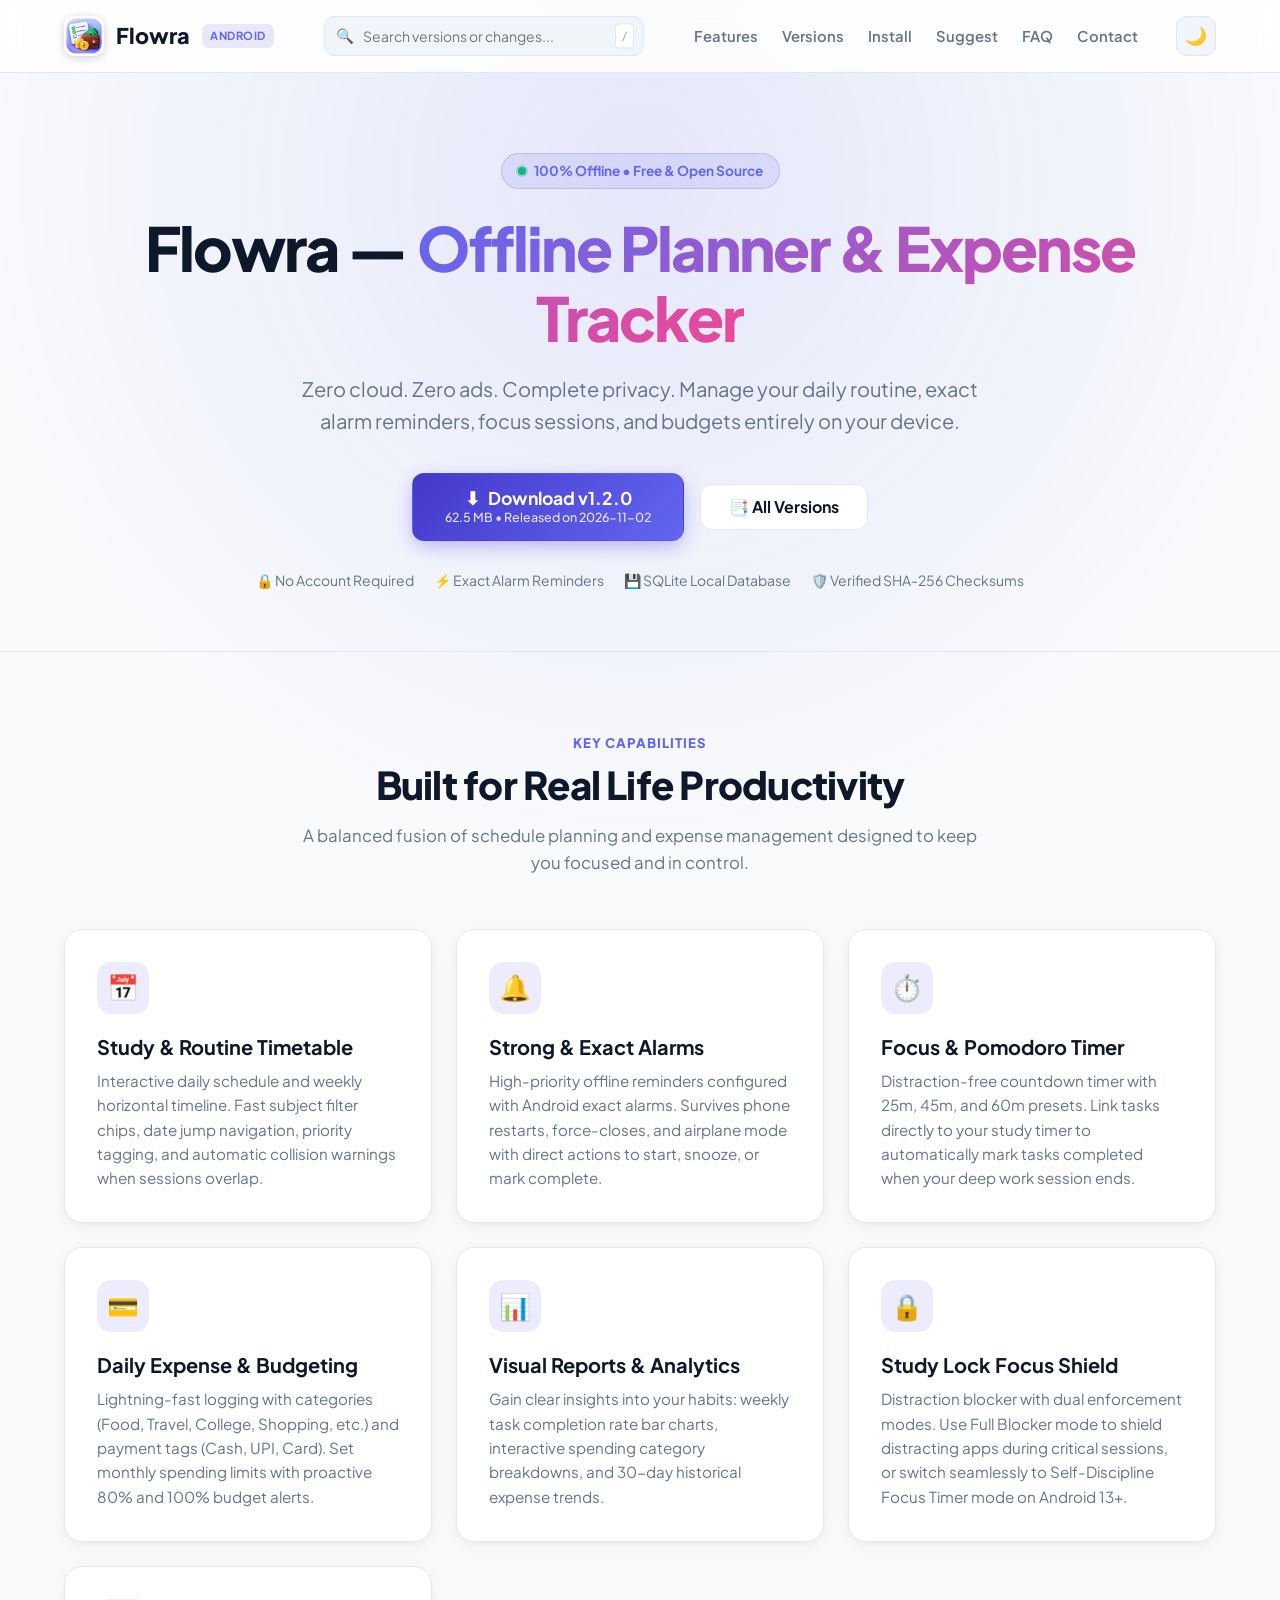
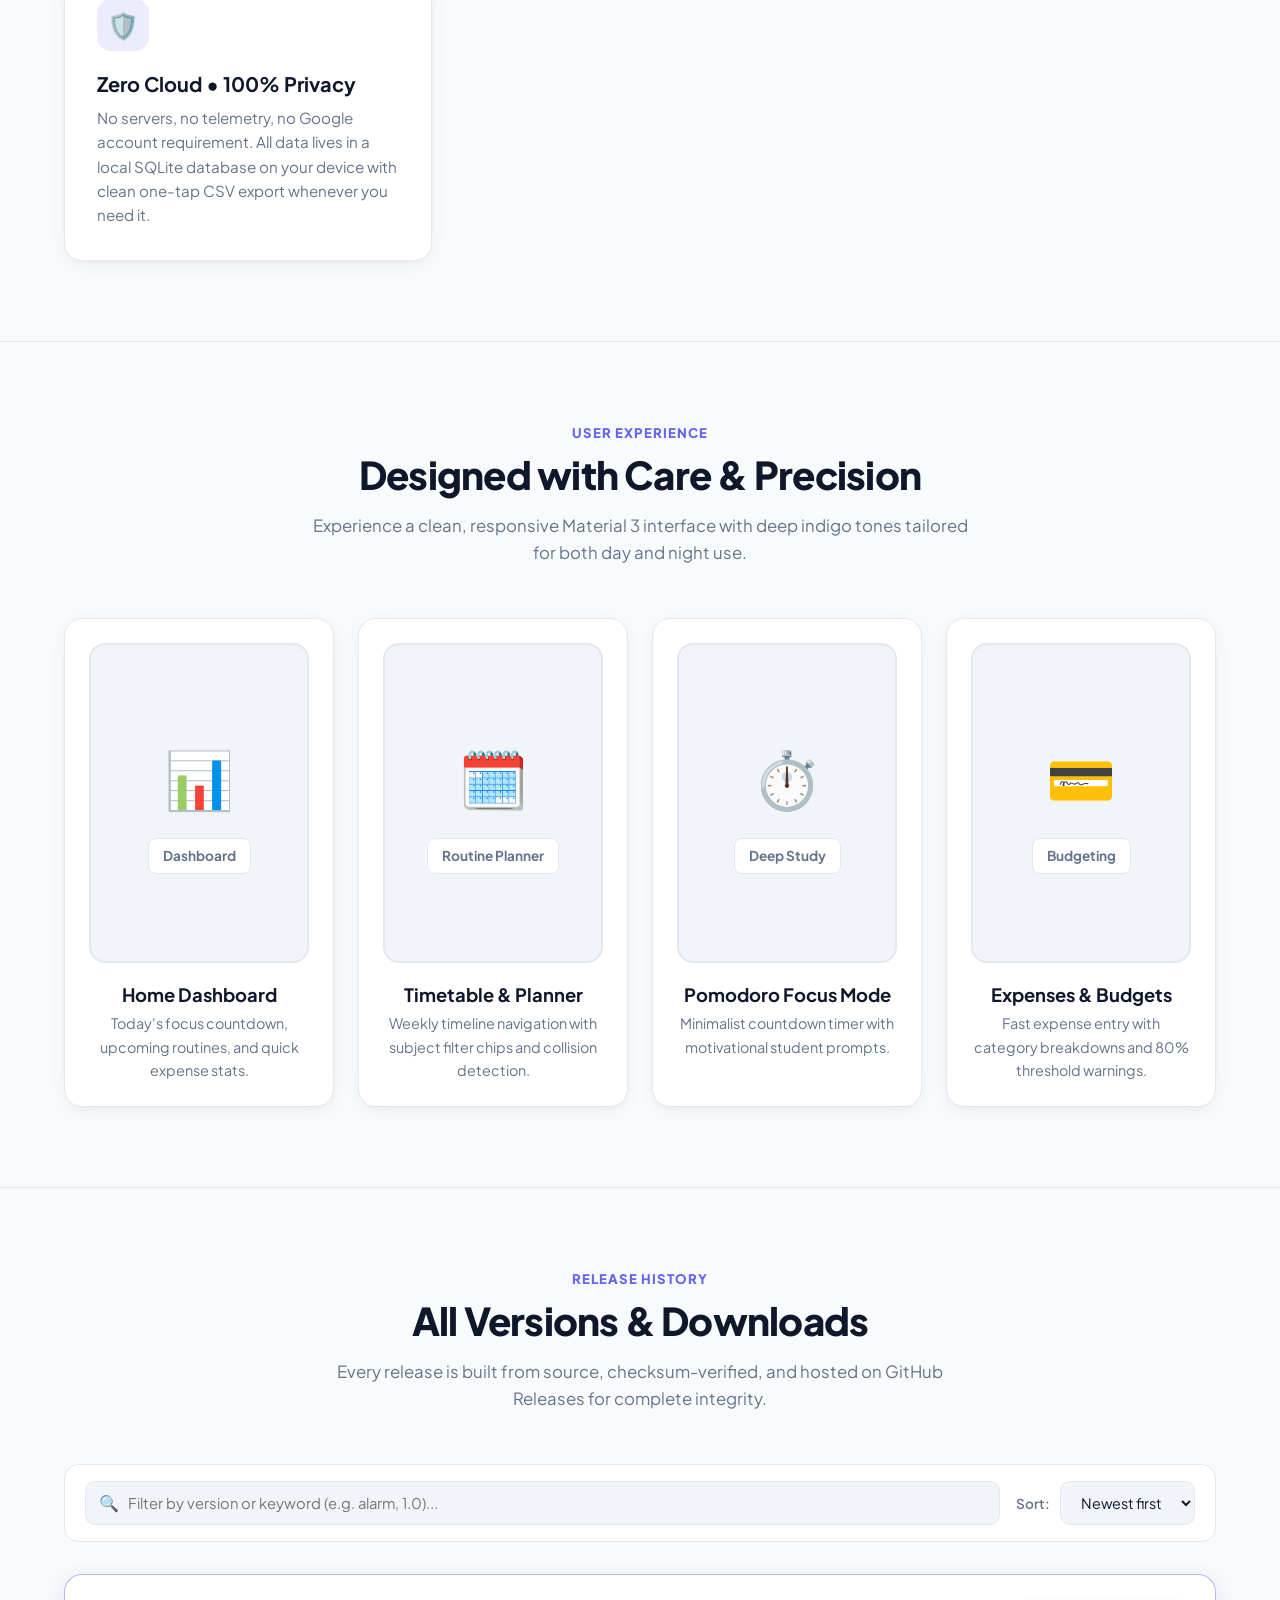
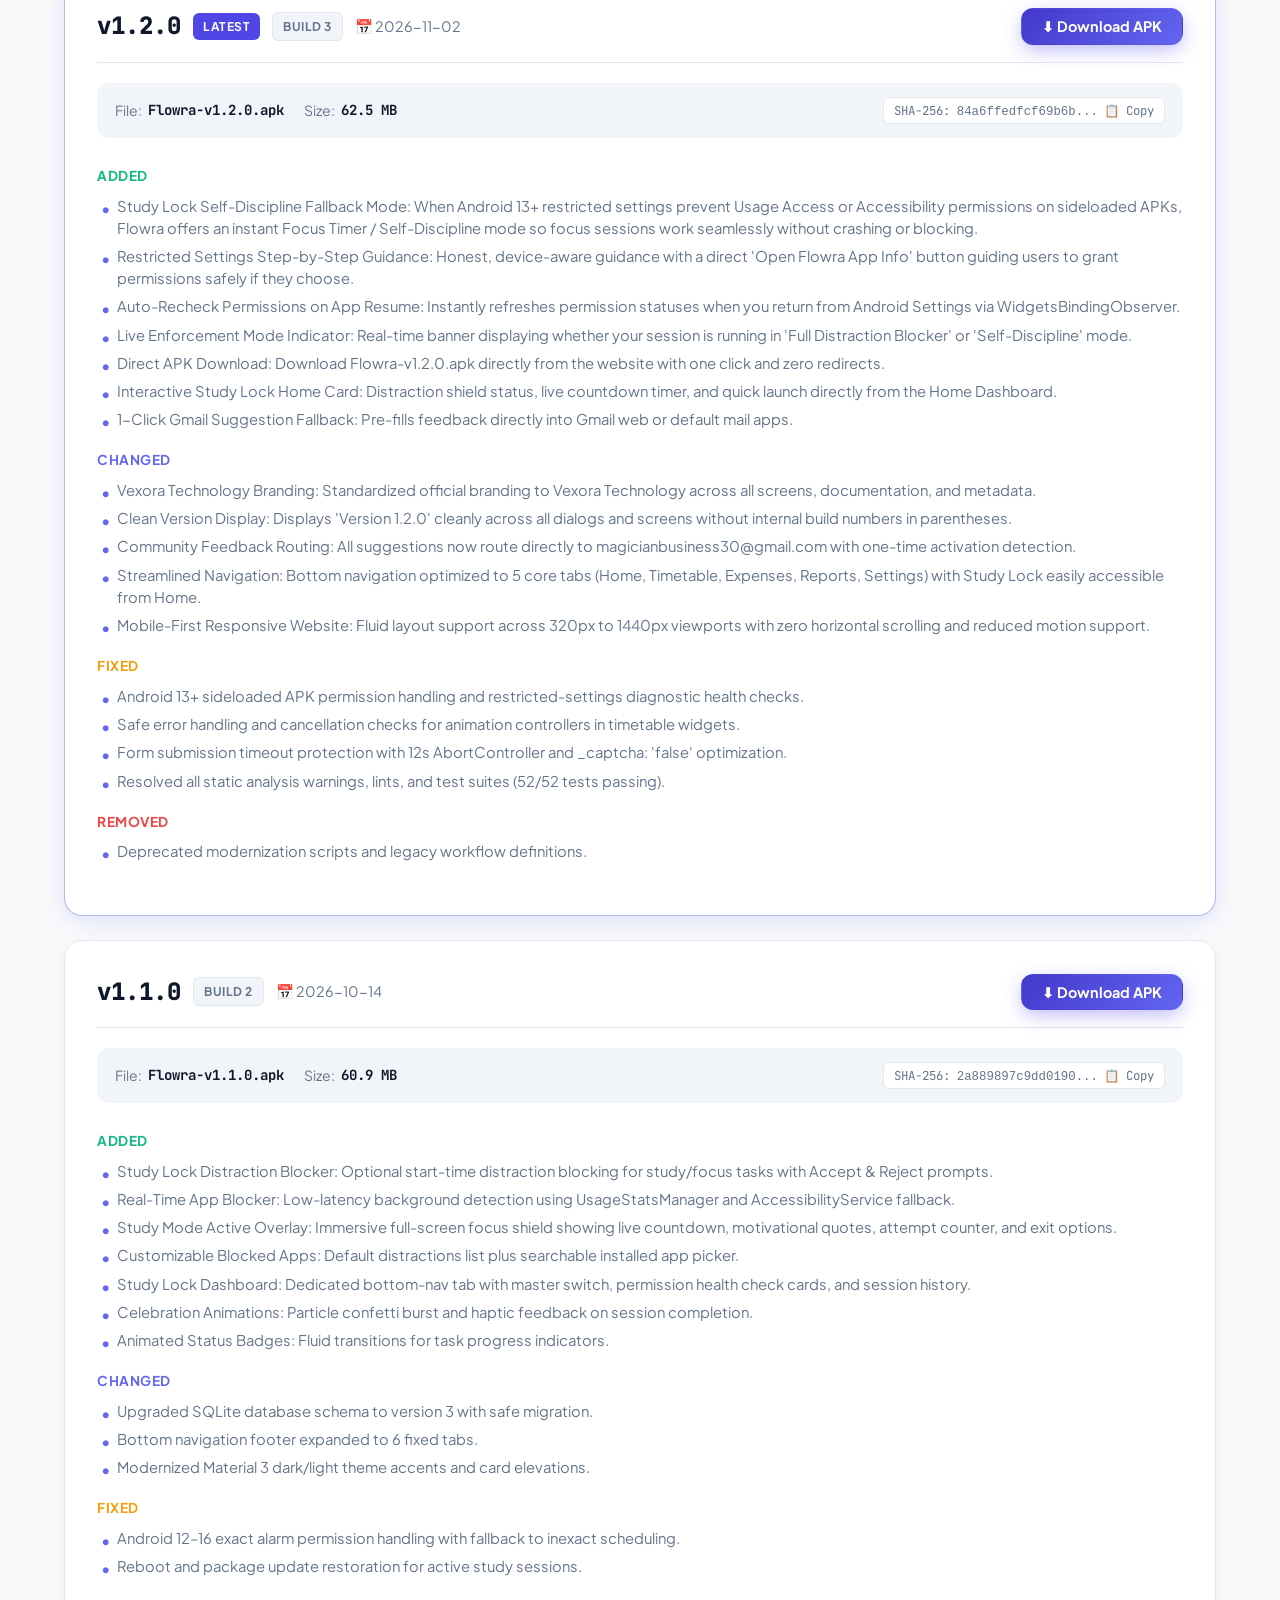
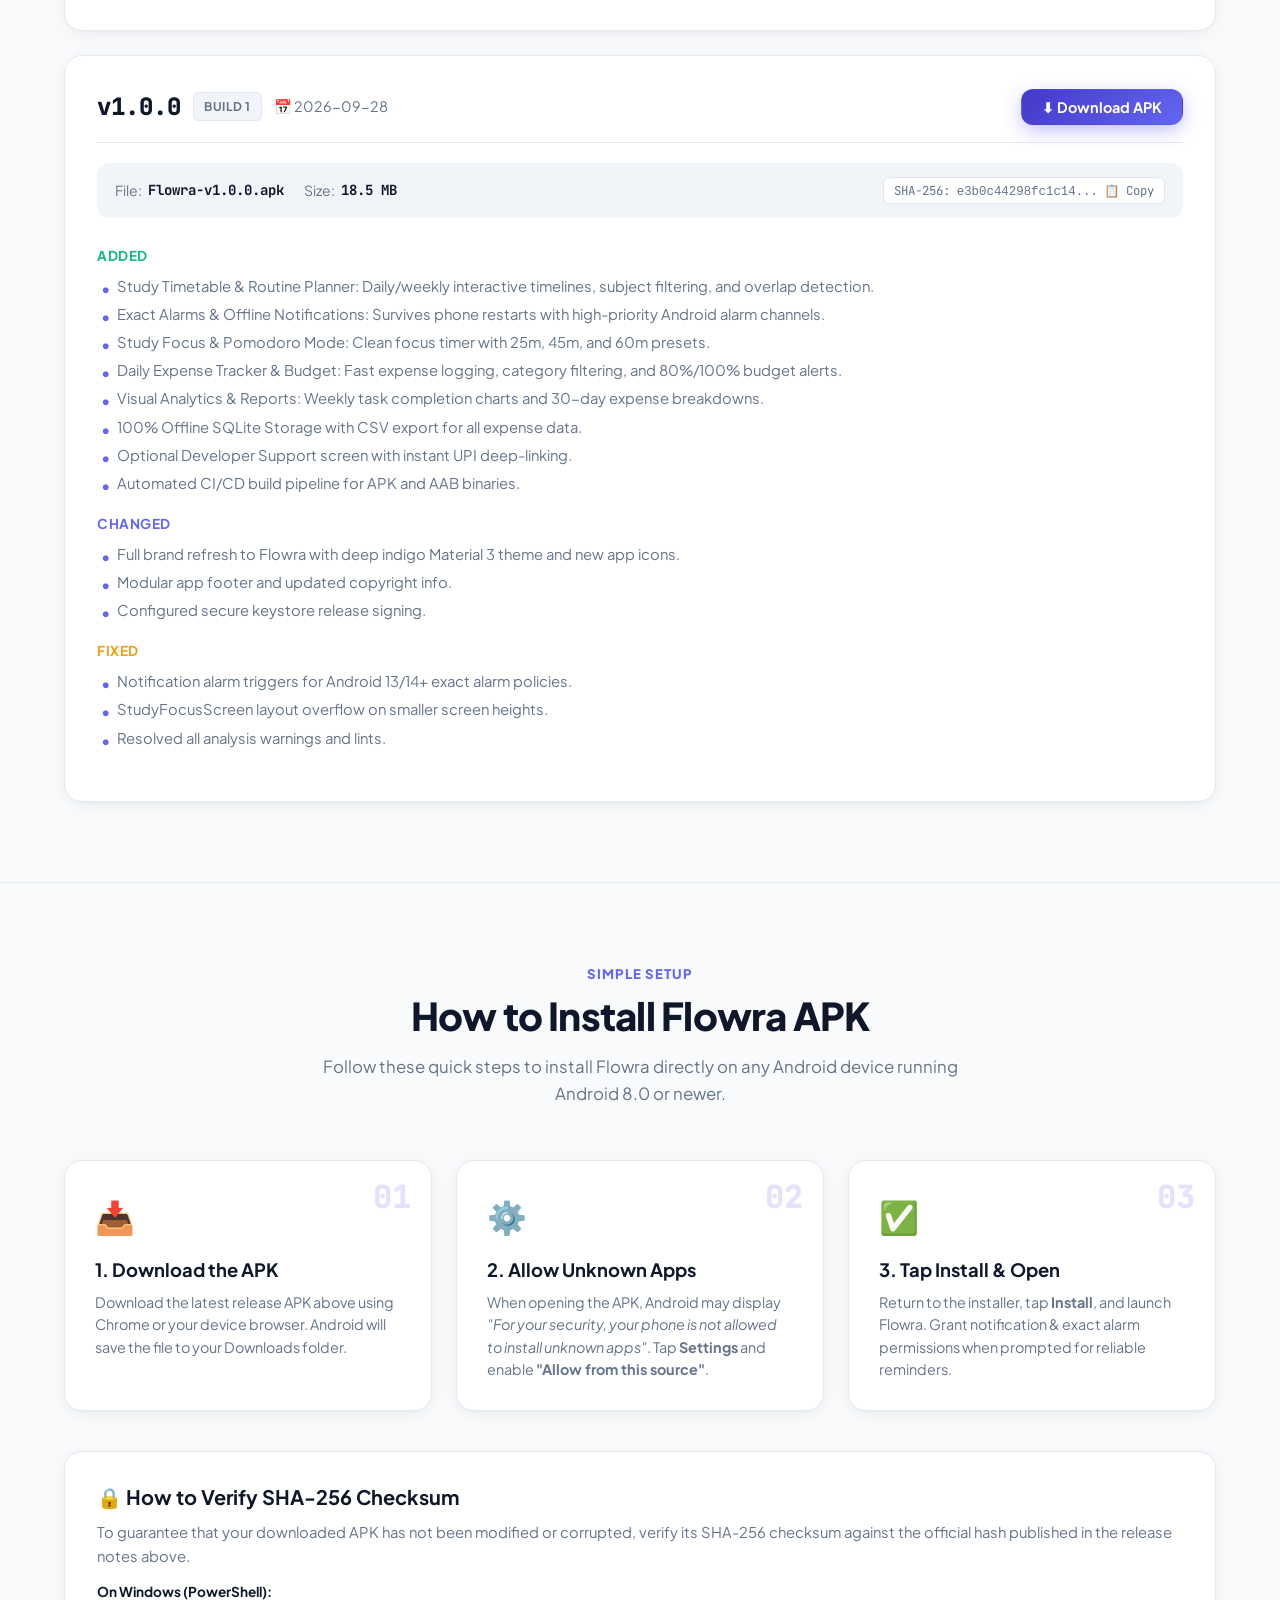
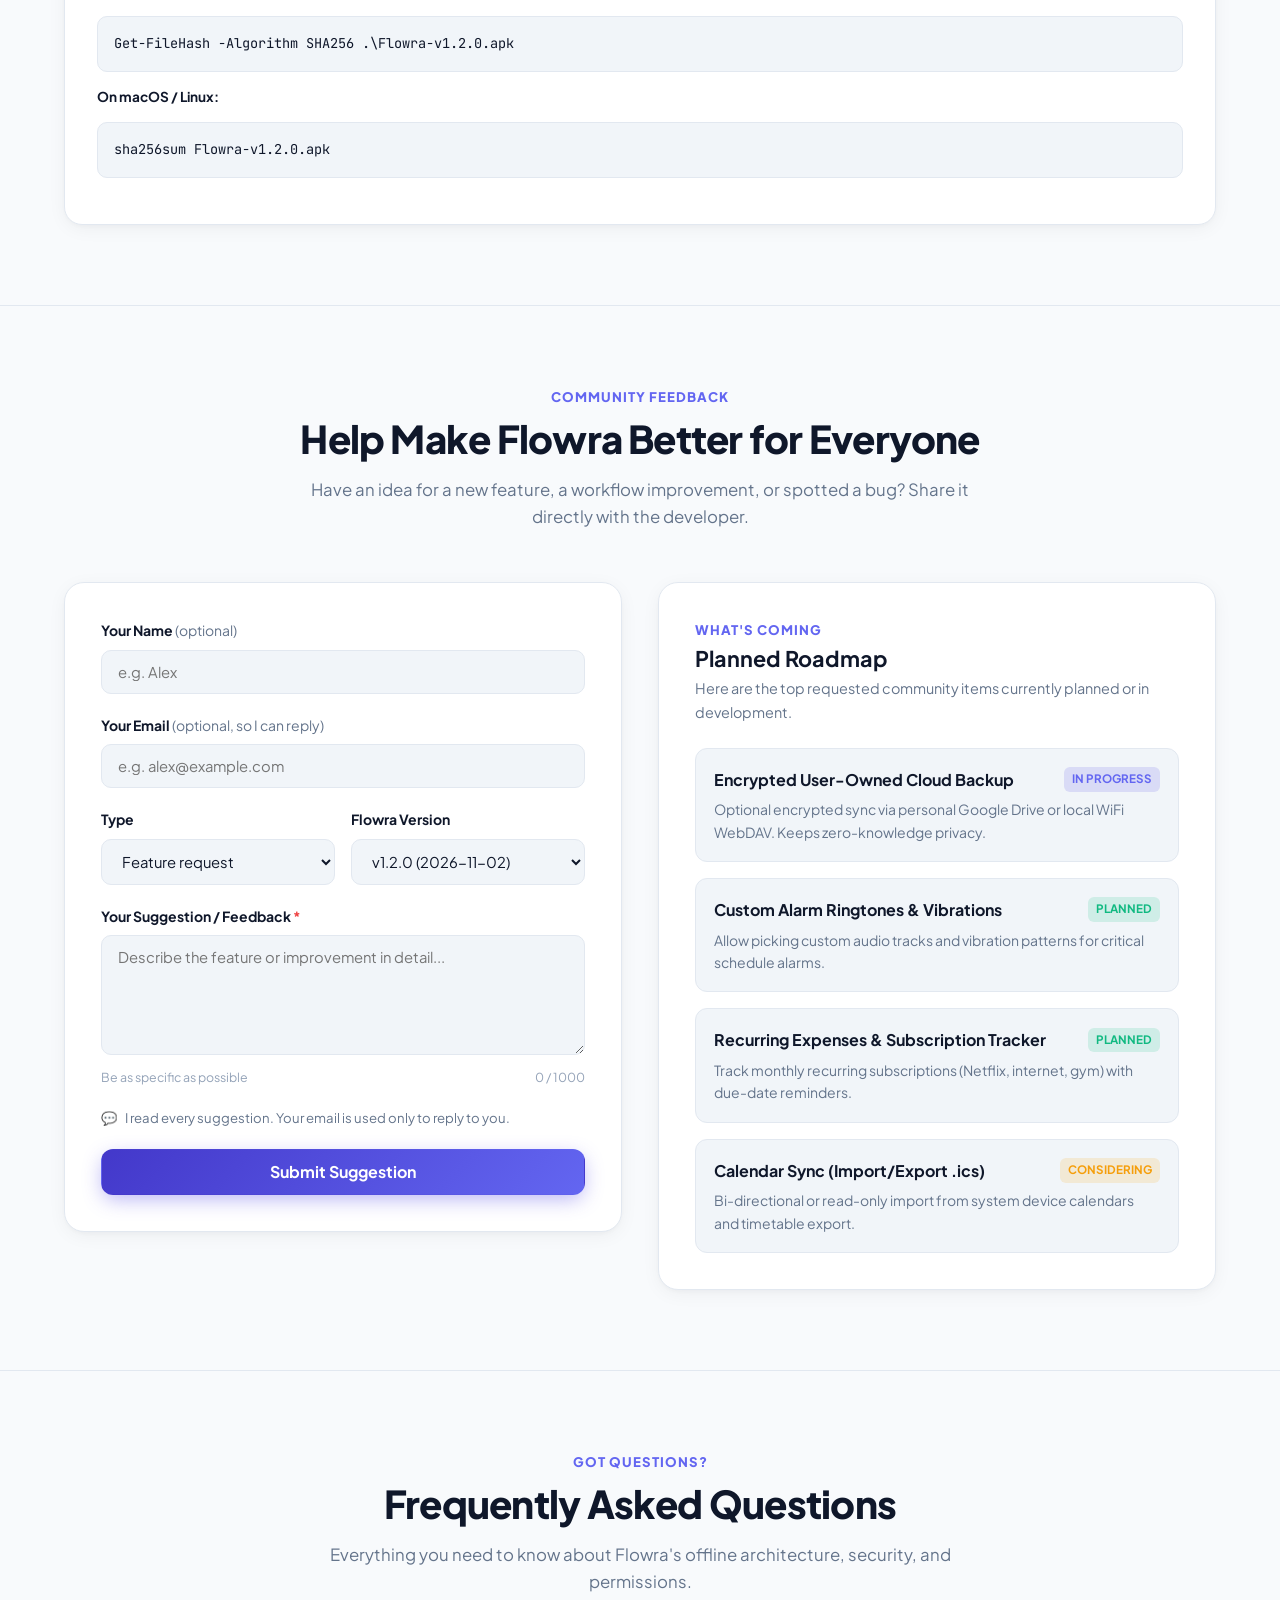
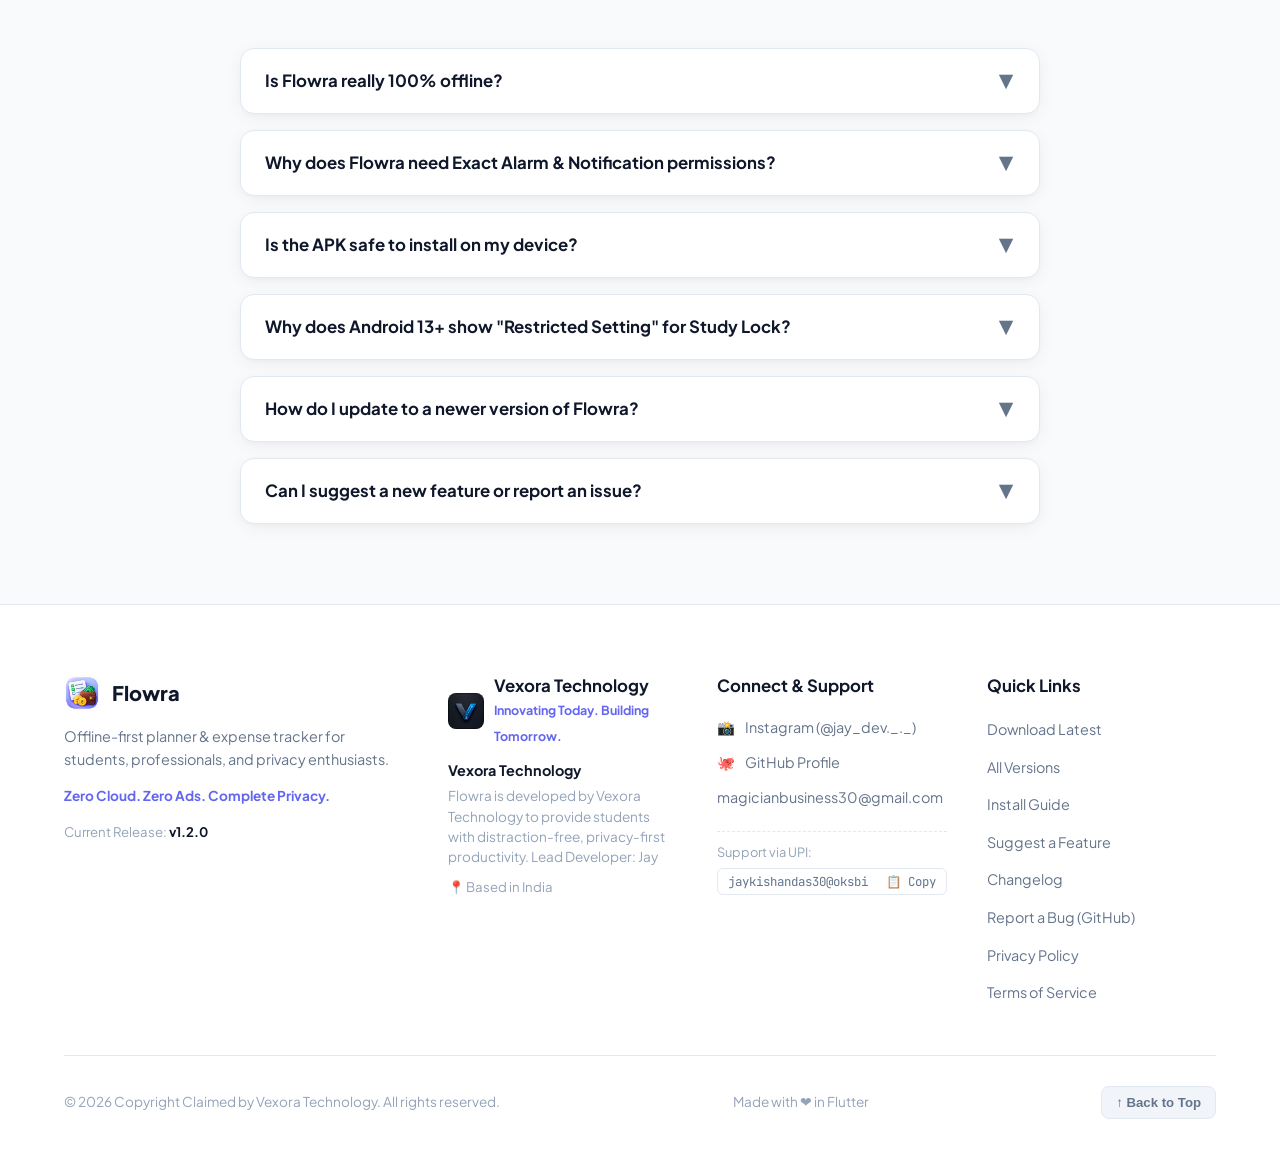
<file: index.html>
<!DOCTYPE html>
<html lang="en" data-theme="dark">

<head>
  <meta charset="UTF-8">
  <meta name="viewport" content="width=device-width, initial-scale=1.0">
  <title>Flowra — Offline Planner & Expense Tracker | Zero Cloud, Zero Ads</title>

  <!-- SEO & Meta Tags -->
  <meta name="description"
    content="Flowra is a 100% offline-first Android planner and expense tracker. Zero cloud, zero ads, complete privacy. Download the latest APK safely.">
  <meta name="keywords"
    content="Flowra, offline planner, expense tracker, student timetable, exact alarm reminder, pomodoro timer, privacy android app, budget tracker">
  <meta name="author" content="Vexora Technology • Developed by Jay">
  <link rel="canonical" href="https://itzjay169.github.io/Flowra/">

  <!-- Open Graph / Facebook -->
  <meta property="og:type" content="website">
  <meta property="og:url" content="https://itzjay169.github.io/Flowra/">
  <meta property="og:title" content="Flowra — Offline Planner & Expense Tracker">
  <meta property="og:description"
    content="Zero cloud. Zero ads. Complete privacy. All your tasks, study schedules, and expenses remain 100% on your device.">
  <meta property="og:image" content="assets/icon.png">

  <!-- Twitter Card -->
  <meta name="twitter:card" content="summary">
  <meta name="twitter:title" content="Flowra — Offline Planner & Expense Tracker">
  <meta name="twitter:description"
    content="100% offline planner and expense tracker with strong exact alarms and zero tracking.">
  <meta name="twitter:image" content="assets/icon.png">

  <!-- Favicon -->
  <link rel="icon" type="image/png" href="assets/favicon.png">
  <link rel="apple-touch-icon" href="assets/icon.png">

  <!-- Google Fonts: Plus Jakarta Sans & JetBrains Mono -->
  <link rel="preconnect" href="https://fonts.googleapis.com">
  <link rel="preconnect" href="https://fonts.gstatic.com" crossorigin>
  <link
    href="https://fonts.googleapis.com/css2?family=JetBrains+Mono:wght@400;600;700&family=Plus+Jakarta+Sans:wght@400;500;600;700;800&display=swap"
    rel="stylesheet">

  <!-- Stylesheet -->
  <link rel="stylesheet" href="css/style.css">
</head>

<body>

  <!-- ======================================================================
       HEADER / NAVIGATION
       ====================================================================== -->
  <header class="site-header" id="top">
    <div class="container nav-wrap">
      <a href="#top" class="brand-link" aria-label="Flowra Home">
        <img src="assets/icon.png" alt="Flowra Logo" class="brand-logo">
        <span>Flowra</span>
        <span class="brand-badge">Android</span>
      </a>

      <!-- Global Search -->
      <div class="nav-search" role="search">
        <span class="search-icon">🔍</span>
        <input type="text" id="navSearchInput" placeholder="Search versions or changes..."
          aria-label="Search versions or changes">
        <span class="kbd-hint">/</span>
      </div>

      <!-- Nav Links -->
      <nav>
        <ul class="nav-links" id="navLinks">
          <li><a href="#features">Features</a></li>
          <li><a href="#versions">Versions</a></li>
          <li><a href="#install">Install</a></li>
          <li><a href="#suggest">Suggest</a></li>
          <li><a href="#faq">FAQ</a></li>
          <li><a href="#contact">Contact</a></li>
        </ul>
      </nav>

      <!-- Actions -->
      <div class="nav-actions">
        <button id="themeToggleBtn" class="theme-toggle-btn" aria-label="Toggle Dark/Light Mode" title="Toggle Theme">
          ☀️
        </button>
        <button id="mobileMenuBtn" class="mobile-menu-btn" aria-label="Open mobile menu">
          ☰
        </button>
      </div>
    </div>
  </header>

  <main>
    <!-- ======================================================================
         HERO SECTION
         ====================================================================== -->
    <section class="hero-section">
      <div class="container">
        <div class="hero-pill">
          <span class="pulse-dot"></span>
          <span>100% Offline • Free & Open Source</span>
        </div>

        <h1 class="hero-title">
          Flowra — <span class="gradient-text">Offline Planner & Expense Tracker</span>
        </h1>

        <p class="hero-subtitle">
          Zero cloud. Zero ads. Complete privacy. Manage your daily routine, exact alarm reminders, focus sessions, and
          budgets entirely on your device.
        </p>

        <div class="hero-cta-group">
          <a href="Flowra-v1.2.0.apk" id="heroDownloadBtn" class="btn btn-primary btn-hero-download"
            download="Flowra-v1.2.0.apk">
            <span class="btn-main-label">
              <span>⬇</span>
              <strong id="heroVersionLabel">Download v1.2.0 (APK)</strong>
            </span>
            <span class="btn-sub-label">
              <span id="heroSizeLabel">62.5 MB</span> • <span id="heroDateLabel">Direct Download • Android 6.0+</span>
            </span>
          </a>
          <a href="#versions" class="btn btn-outline">
            <span>📑 All Versions</span>
          </a>
        </div>

        <div class="hero-meta-badges">
          <span>🔒 No Account Required</span>
          <span>⚡ Exact Alarm Reminders</span>
          <span>💾 SQLite Local Database</span>
          <span>🛡️ Verified SHA-256 Checksums</span>
        </div>
      </div>
    </section>

    <!-- ======================================================================
         FEATURES SECTION
         ====================================================================== -->
    <section class="section" id="features">
      <div class="container">
        <div class="section-header">
          <span class="section-tag">Key Capabilities</span>
          <h2 class="section-title">Built for Real Life Productivity</h2>
          <p class="section-subtitle">A balanced fusion of schedule planning and expense management designed to keep you
            focused and in control.</p>
        </div>

        <div class="features-grid">
          <!-- Feature 1 -->
          <div class="feature-card">
            <div class="feature-icon-wrap">📅</div>
            <h3 class="feature-title">Study & Routine Timetable</h3>
            <p class="feature-desc">
              Interactive daily schedule and weekly horizontal timeline. Fast subject filter chips, date jump
              navigation, priority tagging, and automatic collision warnings when sessions overlap.
            </p>
          </div>

          <!-- Feature 2 -->
          <div class="feature-card">
            <div class="feature-icon-wrap">🔔</div>
            <h3 class="feature-title">Strong & Exact Alarms</h3>
            <p class="feature-desc">
              High-priority offline reminders configured with Android exact alarms. Survives phone restarts,
              force-closes, and airplane mode with direct actions to start, snooze, or mark complete.
            </p>
          </div>

          <!-- Feature 3 -->
          <div class="feature-card">
            <div class="feature-icon-wrap">⏱️</div>
            <h3 class="feature-title">Focus & Pomodoro Timer</h3>
            <p class="feature-desc">
              Distraction-free countdown timer with 25m, 45m, and 60m presets. Link tasks directly to your study timer
              to automatically mark tasks completed when your deep work session ends.
            </p>
          </div>

          <!-- Feature 4 -->
          <div class="feature-card">
            <div class="feature-icon-wrap">💳</div>
            <h3 class="feature-title">Daily Expense & Budgeting</h3>
            <p class="feature-desc">
              Lightning-fast logging with categories (Food, Travel, College, Shopping, etc.) and payment tags (Cash,
              UPI, Card). Set monthly spending limits with proactive 80% and 100% budget alerts.
            </p>
          </div>

          <!-- Feature 5 -->
          <div class="feature-card">
            <div class="feature-icon-wrap">📊</div>
            <h3 class="feature-title">Visual Reports & Analytics</h3>
            <p class="feature-desc">
              Gain clear insights into your habits: weekly task completion rate bar charts, interactive spending
              category breakdowns, and 30-day historical expense trends.
            </p>
          </div>

          <!-- Feature 6 -->
          <div class="feature-card">
            <div class="feature-icon-wrap">🔒</div>
            <h3 class="feature-title">Study Lock Focus Shield</h3>
            <p class="feature-desc">
              Distraction blocker with dual enforcement modes. Use Full Blocker mode to shield distracting apps during
              critical sessions, or switch seamlessly to Self-Discipline Focus Timer mode on Android 13+.
            </p>
          </div>

          <!-- Feature 7 -->
          <div class="feature-card">
            <div class="feature-icon-wrap">🛡️</div>
            <h3 class="feature-title">Zero Cloud • 100% Privacy</h3>
            <p class="feature-desc">
              No servers, no telemetry, no Google account requirement. All data lives in a local SQLite database on your
              device with clean one-tap CSV export whenever you need it.
            </p>
          </div>
        </div>
      </div>
    </section>

    <!-- ======================================================================
         APP SHOWCASE / SCREENSHOTS SECTION
         ====================================================================== -->
    <section class="section" id="screenshots">
      <div class="container">
        <div class="section-header">
          <span class="section-tag">User Experience</span>
          <h2 class="section-title">Designed with Care & Precision</h2>
          <p class="section-subtitle">Experience a clean, responsive Material 3 interface with deep indigo tones
            tailored for both day and night use.</p>
        </div>

        <div class="showcase-container">
          <div class="showcase-item">
            <div class="mockup-frame">
              <div class="screen-icon">📊</div>
              <span class="screen-tag">Dashboard</span>
            </div>
            <h4>Home Dashboard</h4>
            <p>Today's focus countdown, upcoming routines, and quick expense stats.</p>
          </div>

          <div class="showcase-item">
            <div class="mockup-frame">
              <div class="screen-icon">🗓️</div>
              <span class="screen-tag">Routine Planner</span>
            </div>
            <h4>Timetable & Planner</h4>
            <p>Weekly timeline navigation with subject filter chips and collision detection.</p>
          </div>

          <div class="showcase-item">
            <div class="mockup-frame">
              <div class="screen-icon">⏱️</div>
              <span class="screen-tag">Deep Study</span>
            </div>
            <h4>Pomodoro Focus Mode</h4>
            <p>Minimalist countdown timer with motivational student prompts.</p>
          </div>

          <div class="showcase-item">
            <div class="mockup-frame">
              <div class="screen-icon">💳</div>
              <span class="screen-tag">Budgeting</span>
            </div>
            <h4>Expenses & Budgets</h4>
            <p>Fast expense entry with category breakdowns and 80% threshold warnings.</p>
          </div>
        </div>
      </div>
    </section>

    <!-- ======================================================================
         ALL VERSIONS & RELEASES TIMELINE
         ====================================================================== -->
    <section class="section" id="versions">
      <div class="container">
        <div class="section-header">
          <span class="section-tag">Release History</span>
          <h2 class="section-title">All Versions & Downloads</h2>
          <p class="section-subtitle">Every release is built from source, checksum-verified, and hosted on GitHub
            Releases for complete integrity.</p>
        </div>

        <!-- Filter & Search Toolbar -->
        <div class="versions-controls">
          <div class="version-search-wrap">
            <span class="search-icon">🔍</span>
            <input type="text" id="versionSearchInput" placeholder="Filter by version or keyword (e.g. alarm, 1.0)..."
              aria-label="Filter versions">
          </div>
          <div class="version-sort-wrap">
            <label for="versionSortSelect"
              style="font-size: 0.85rem; color: var(--text-muted); font-weight: 600;">Sort:</label>
            <select id="versionSortSelect" aria-label="Sort releases">
              <option value="newest">Newest first</option>
              <option value="oldest">Oldest first</option>
            </select>
          </div>
        </div>

        <!-- Dynamic Timeline (Populated from releases.json) -->
        <div class="versions-timeline" id="versionsTimeline">
          <!-- Populated by main.js -->
          <div style="text-align: center; padding: 40px;">
            <p style="color: var(--text-muted);">Loading releases from releases.json...</p>
          </div>
        </div>
      </div>
    </section>

    <!-- ======================================================================
         INSTALL GUIDE & CHECKSUM VERIFICATION
         ====================================================================== -->
    <section class="section" id="install">
      <div class="container">
        <div class="section-header">
          <span class="section-tag">Simple Setup</span>
          <h2 class="section-title">How to Install Flowra APK</h2>
          <p class="section-subtitle">Follow these quick steps to install Flowra directly on any Android device running
            Android 8.0 or newer.</p>
        </div>

        <div class="install-steps">
          <div class="step-card">
            <div class="step-number">01</div>
            <div class="step-icon">📥</div>
            <h4>1. Download the APK</h4>
            <p>Download the latest release APK above using Chrome or your device browser. Android will save the file to
              your Downloads folder.</p>
          </div>

          <div class="step-card">
            <div class="step-number">02</div>
            <div class="step-icon">⚙️</div>
            <h4>2. Allow Unknown Apps</h4>
            <p>When opening the APK, Android may display <em>"For your security, your phone is not allowed to install
                unknown apps"</em>. Tap <strong>Settings</strong> and enable <strong>"Allow from this source"</strong>.
            </p>
          </div>

          <div class="step-card">
            <div class="step-number">03</div>
            <div class="step-icon">✅</div>
            <h4>3. Tap Install & Open</h4>
            <p>Return to the installer, tap <strong>Install</strong>, and launch Flowra. Grant notification & exact
              alarm permissions when prompted for reliable reminders.</p>
          </div>
        </div>

        <!-- SHA-256 Verification Guide -->
        <div class="integrity-box">
          <h4>🔒 How to Verify SHA-256 Checksum</h4>
          <p style="color: var(--text-muted); font-size: 0.925rem; margin-bottom: 12px;">
            To guarantee that your downloaded APK has not been modified or corrupted, verify its SHA-256 checksum
            against the official hash published in the release notes above.
          </p>

          <p style="font-size: 0.85rem; font-weight: 700; color: var(--text-main);">On Windows (PowerShell):</p>
          <div class="code-snippet">
            Get-FileHash -Algorithm SHA256 .\Flowra-v1.2.0.apk
          </div>

          <p style="font-size: 0.85rem; font-weight: 700; color: var(--text-main); margin-top: 10px;">On macOS / Linux:
          </p>
          <div class="code-snippet">
            sha256sum Flowra-v1.2.0.apk
          </div>
        </div>
      </div>
    </section>

    <!-- ======================================================================
         SUGGESTIONS / FEATURE REQUEST SECTION
         ====================================================================== -->
    <section class="section" id="suggest">
      <div class="container">
        <div class="section-header">
          <span class="section-tag">Community Feedback</span>
          <h2 class="section-title">Help Make Flowra Better for Everyone</h2>
          <p class="section-subtitle">Have an idea for a new feature, a workflow improvement, or spotted a bug? Share it
            directly with the developer.</p>
        </div>

        <div class="suggestion-layout">
          <!-- Suggestion Form -->
          <div class="suggestion-form-card">
            <form id="suggestionForm" novalidate>
              <!-- Anti-Spam Honeypot Field -->
              <input type="text" name="hp_website_url" id="hp_website_url" style="display:none !important;"
                tabindex="-1" autocomplete="off">

              <!-- Name -->
              <div class="form-group">
                <label for="suggestName">Your Name <span
                    style="font-weight: 400; color: var(--text-muted);">(optional)</span></label>
                <input type="text" id="suggestName" placeholder="e.g. Alex" autocomplete="name">
              </div>

              <!-- Email -->
              <div class="form-group">
                <label for="suggestEmail">Your Email <span
                    style="font-weight: 400; color: var(--text-muted);">(optional, so I can reply)</span></label>
                <input type="email" id="suggestEmail" placeholder="e.g. alex@example.com" autocomplete="email">
              </div>

              <!-- Type & Version Row -->
              <div style="display: grid; grid-template-columns: 1fr 1fr; gap: 16px;">
                <div class="form-group">
                  <label for="suggestType">Type</label>
                  <select id="suggestType">
                    <option value="Feature request">Feature request</option>
                    <option value="Improvement">Improvement</option>
                    <option value="Bug report">Bug report</option>
                    <option value="Other">Other feedback</option>
                  </select>
                </div>

                <div class="form-group">
                  <label for="suggestVersion">Flowra Version</label>
                  <select id="suggestVersion">
                    <option value="Not installed yet">Not installed yet</option>
                  </select>
                </div>
              </div>

              <!-- Message -->
              <div class="form-group">
                <label for="suggestMessage">Your Suggestion / Feedback <span
                    style="color: var(--danger);">*</span></label>
                <textarea id="suggestMessage" maxlength="1000"
                  placeholder="Describe the feature or improvement in detail..." required></textarea>
                <div class="char-counter-row">
                  <span>Be as specific as possible</span>
                  <span id="charCount">0 / 1000</span>
                </div>
              </div>

              <div class="form-privacy-note">
                <span>💬</span>
                <span>I read every suggestion. Your email is used only to reply to you.</span>
              </div>

              <!-- Alerts -->
              <div id="formAlertSuccess" class="alert-box alert-success"></div>
              <div id="formAlertError" class="alert-box alert-error"></div>

              <!-- Submit Button -->
              <button type="submit" id="suggestSubmitBtn" class="btn btn-primary" style="width: 100%;">
                <span>Submit Suggestion</span>
              </button>

              <!-- Fallback Options -->
              <div id="fallbackActions" class="fallback-actions">
                <a href="#" id="gmailFallbackBtn" target="_blank" rel="noopener noreferrer" class="btn btn-primary"
                  style="width: 100%; margin-bottom: 8px;">
                  <span>✉️ Open & Send in Gmail</span>
                </a>
                <a href="#" id="emailFallbackBtn" class="btn btn-outline" style="width: 100%; margin-bottom: 8px;">
                  <span>📧 Open Default Email App</span>
                </a>
                <a href="#" id="githubFallbackBtn" target="_blank" rel="noopener noreferrer" class="btn btn-outline"
                  style="width: 100%;">
                  <span>🐙 Suggest on GitHub Issues</span>
                </a>
              </div>
            </form>
          </div>

          <!-- Roadmap / Top Requested Features -->
          <div class="roadmap-card">
            <div class="roadmap-header">
              <span class="section-tag" style="margin-bottom: 4px;">What's Coming</span>
              <h3>Planned Roadmap</h3>
              <p style="font-size: 0.9rem; color: var(--text-muted);">
                Here are the top requested community items currently planned or in development.
              </p>
            </div>

            <div class="roadmap-list" id="roadmapList">
              <!-- Populated dynamically from config.js -->
            </div>
          </div>
        </div>
      </div>
    </section>

    <!-- ======================================================================
         FAQ SECTION
         ====================================================================== -->
    <section class="section" id="faq">
      <div class="container">
        <div class="section-header">
          <span class="section-tag">Got Questions?</span>
          <h2 class="section-title">Frequently Asked Questions</h2>
          <p class="section-subtitle">Everything you need to know about Flowra's offline architecture, security, and
            permissions.</p>
        </div>

        <div class="faq-list">
          <div class="faq-item">
            <button class="faq-question" type="button">
              <span>Is Flowra really 100% offline?</span>
              <span class="faq-icon">▼</span>
            </button>
            <div class="faq-answer">
              <div class="faq-answer-inner">
                Yes, completely. Flowra has zero backend servers, zero telemetry SDKs, and zero cloud sync. All your
                routines, tasks, expenses, and settings are stored locally on your device in an encrypted SQLite
                database. You can run Flowra seamlessly in airplane mode with full functionality.
              </div>
            </div>
          </div>

          <div class="faq-item">
            <button class="faq-question" type="button">
              <span>Why does Flowra need Exact Alarm & Notification permissions?</span>
              <span class="faq-icon">▼</span>
            </button>
            <div class="faq-answer">
              <div class="faq-answer-inner">
                Android 13 and 14 require explicit permissions (`POST_NOTIFICATIONS` and `SCHEDULE_EXACT_ALARM`) for
                alarm-style reminders. Exact alarm permissions ensure Flowra fires your scheduled routines at the exact
                minute rather than being batched or delayed by aggressive battery-saving modes. Flowra uses
                `RECEIVE_BOOT_COMPLETED` solely to restore your scheduled alarms after phone restarts.
              </div>
            </div>
          </div>

          <div class="faq-item">
            <button class="faq-question" type="button">
              <span>Is the APK safe to install on my device?</span>
              <span class="faq-icon">▼</span>
            </button>
            <div class="faq-answer">
              <div class="faq-answer-inner">
                Yes. Every release APK is built automatically in public via GitHub Actions from the open-source
                repository. You can verify the integrity of the downloaded file using the published SHA-256 checksum
                against your local download. Flowra is completely open source under the MIT License.
              </div>
            </div>
          </div>

          <div class="faq-item">
            <button class="faq-question" type="button">
              <span>Why does Android 13+ show "Restricted Setting" for Study Lock?</span>
              <span class="faq-icon">▼</span>
            </button>
            <div class="faq-answer">
              <div class="faq-answer-inner">
                Android 13 and newer automatically restrict Accessibility and Usage Access for all apps installed outside of Google Play (sideloaded APKs).
                Flowra includes a built-in <strong>Self-Discipline / Focus Timer Mode</strong> that works without any restricted permissions!
                If you prefer Full Blocker mode, you can safely enable it by going to <em>Android Settings &gt; Apps &gt; Flowra &gt; tap the 3 dots in the top-right &gt; "Allow restricted settings"</em>, then grant the permission.
              </div>
            </div>
          </div>

          <div class="faq-item">
            <button class="faq-question" type="button">
              <span>How do I update to a newer version of Flowra?</span>
              <span class="faq-icon">▼</span>
            </button>
            <div class="faq-answer">
              <div class="faq-answer-inner">
                Whenever a new version is released, simply download the latest APK from this website and tap install.
                Android will recognize the matching package ID (`com.flowra.flowra`) and perform an update in-place,
                keeping all your existing tasks, timetable sessions, and expenses completely intact.
              </div>
            </div>
          </div>

          <div class="faq-item">
            <button class="faq-question" type="button">
              <span>Can I suggest a new feature or report an issue?</span>
              <span class="faq-icon">▼</span>
            </button>
            <div class="faq-answer">
              <div class="faq-answer-inner">
                Absolutely! You can submit ideas via the <a href="#suggest">Suggestion Form</a> above, email the
                developer directly at <a href="mailto:magicianbusiness30@gmail.com">magicianbusiness30@gmail.com</a>, or
                open an issue on our <a href="https://github.com/Itzjay169/Flowra/issues" target="_blank"
                  rel="noopener noreferrer">GitHub repository</a>.
              </div>
            </div>
          </div>
        </div>
      </div>
    </section>
  </main>

  <!-- ======================================================================
       LARGE, DETAILED FOOTER
       ====================================================================== -->
  <footer class="site-footer" id="contact">
    <div class="container">
      <div class="footer-grid">
        <!-- Column 1: About Flowra -->
        <div class="footer-col">
          <div class="footer-brand">
            <img src="assets/icon.png" alt="Flowra Logo">
            <span>Flowra</span>
          </div>
          <p>
            Offline-first planner & expense tracker for students, professionals, and privacy enthusiasts.
          </p>
          <p style="font-weight: 700; color: var(--primary-light); font-size: 0.85rem;">
            Zero Cloud. Zero Ads. Complete Privacy.
          </p>
          <p style="font-size: 0.825rem; color: var(--text-subtle);">
            Current Release: <strong id="footerCurrentVersion" style="color: var(--text-main);">v1.2.0</strong>
          </p>
        </div>

        <!-- Column 2: About Developer & Vexora Technology -->
        <div class="footer-col">
          <div style="display: flex; align-items: center; gap: 10px; margin-bottom: 12px;">
            <img src="assets/vexora_logo.png" alt="Vexora Technology Logo"
              style="width: 36px; height: 36px; border-radius: 8px; object-fit: cover;">
            <div>
              <h4 style="margin: 0; font-size: 1.05rem;">Vexora Technology</h4>
              <span style="font-size: 0.78rem; color: var(--primary-light); font-weight: 700;">Innovating Today.
                Building Tomorrow.</span>
            </div>
          </div>
          <p id="footerDevName" style="font-weight: 700; color: var(--text-main); margin-bottom: 4px;">Vexora Technology
          </p>
          <p id="footerDevBio"
            style="font-size: 0.85rem; line-height: 1.5; color: var(--text-subtle); margin-bottom: 8px;">
            Flowra is crafted by Vexora Technology to empower students with private, distraction-free
            productivity.<br>Lead Developer: Jay
          </p>
          <p id="footerDevLocation" style="font-size: 0.825rem; color: var(--text-subtle);">
            📍 Based in India
          </p>
        </div>

        <!-- Column 3: Connect & Support -->
        <div class="footer-col">
          <h4>Connect & Support</h4>
          <div class="social-links-list">
            <a href="https://www.instagram.com/jay_dev._._" id="footerInstagramLink" target="_blank"
              rel="noopener noreferrer" class="social-link-item">
              <span>📸</span> <span>Instagram (@jay_dev._._)</span>
            </a>
            <a href="https://github.com/Itzjay169" id="footerGithubProfileLink" target="_blank"
              rel="noopener noreferrer" class="social-link-item">
              <span>🐙</span> <span>GitHub Profile</span>
            </a>
            <a href="mailto:magicianbusiness30@gmail.com" id="footerEmailLink" class="social-link-item">
              <span>✉️</span> <span>magicianbusiness30@gmail.com</span>
            </a>
            <div style="margin-top: 10px; padding-top: 10px; border-top: 1px dashed var(--border-color);">
              <span style="font-size: 0.8rem; color: var(--text-subtle); display: block; margin-bottom: 4px;">Support
                via UPI:</span>
              <button class="sha256-copy-btn"
                onclick="copyToClipboard('jaykishandas30@oksbi', 'UPI ID copied to clipboard!')"
                style="width: 100%; justify-content: space-between;">
                <span id="footerDonationUpi">jaykishandas30@oksbi</span>
                <span>📋 Copy</span>
              </button>
            </div>
          </div>
        </div>

        <!-- Column 4: Quick Links -->
        <div class="footer-col">
          <h4>Quick Links</h4>
          <ul class="footer-links">
            <li><a href="#top">Download Latest</a></li>
            <li><a href="#versions">All Versions</a></li>
            <li><a href="#install">Install Guide</a></li>
            <li><a href="#suggest">Suggest a Feature</a></li>
            <li><a href="https://github.com/Itzjay169/Flowra/blob/main/CHANGELOG.md" target="_blank"
                rel="noopener noreferrer">Changelog</a></li>
            <li><a href="https://github.com/Itzjay169/Flowra/issues" target="_blank" rel="noopener noreferrer">Report a
                Bug (GitHub)</a></li>
            <li><a href="privacy.html">Privacy Policy</a></li>
            <li><a href="terms.html">Terms of Service</a></li>
          </ul>
        </div>
      </div>

      <!-- Bottom Bar -->
      <div class="footer-bottom-bar">
        <div>
          © 2026 Copyright Claimed by Vexora Technology. All rights reserved.
        </div>
        <div>
          Made with ❤ in Flutter
        </div>
        <button id="backToTopBtn" class="back-to-top-btn" type="button" aria-label="Scroll back to top">
          ↑ Back to Top
        </button>
      </div>
    </div>
  </footer>

  <!-- Scripts -->
  <script src="config.js"></script>
  <script src="js/main.js"></script>
</body>

</html>
</file>
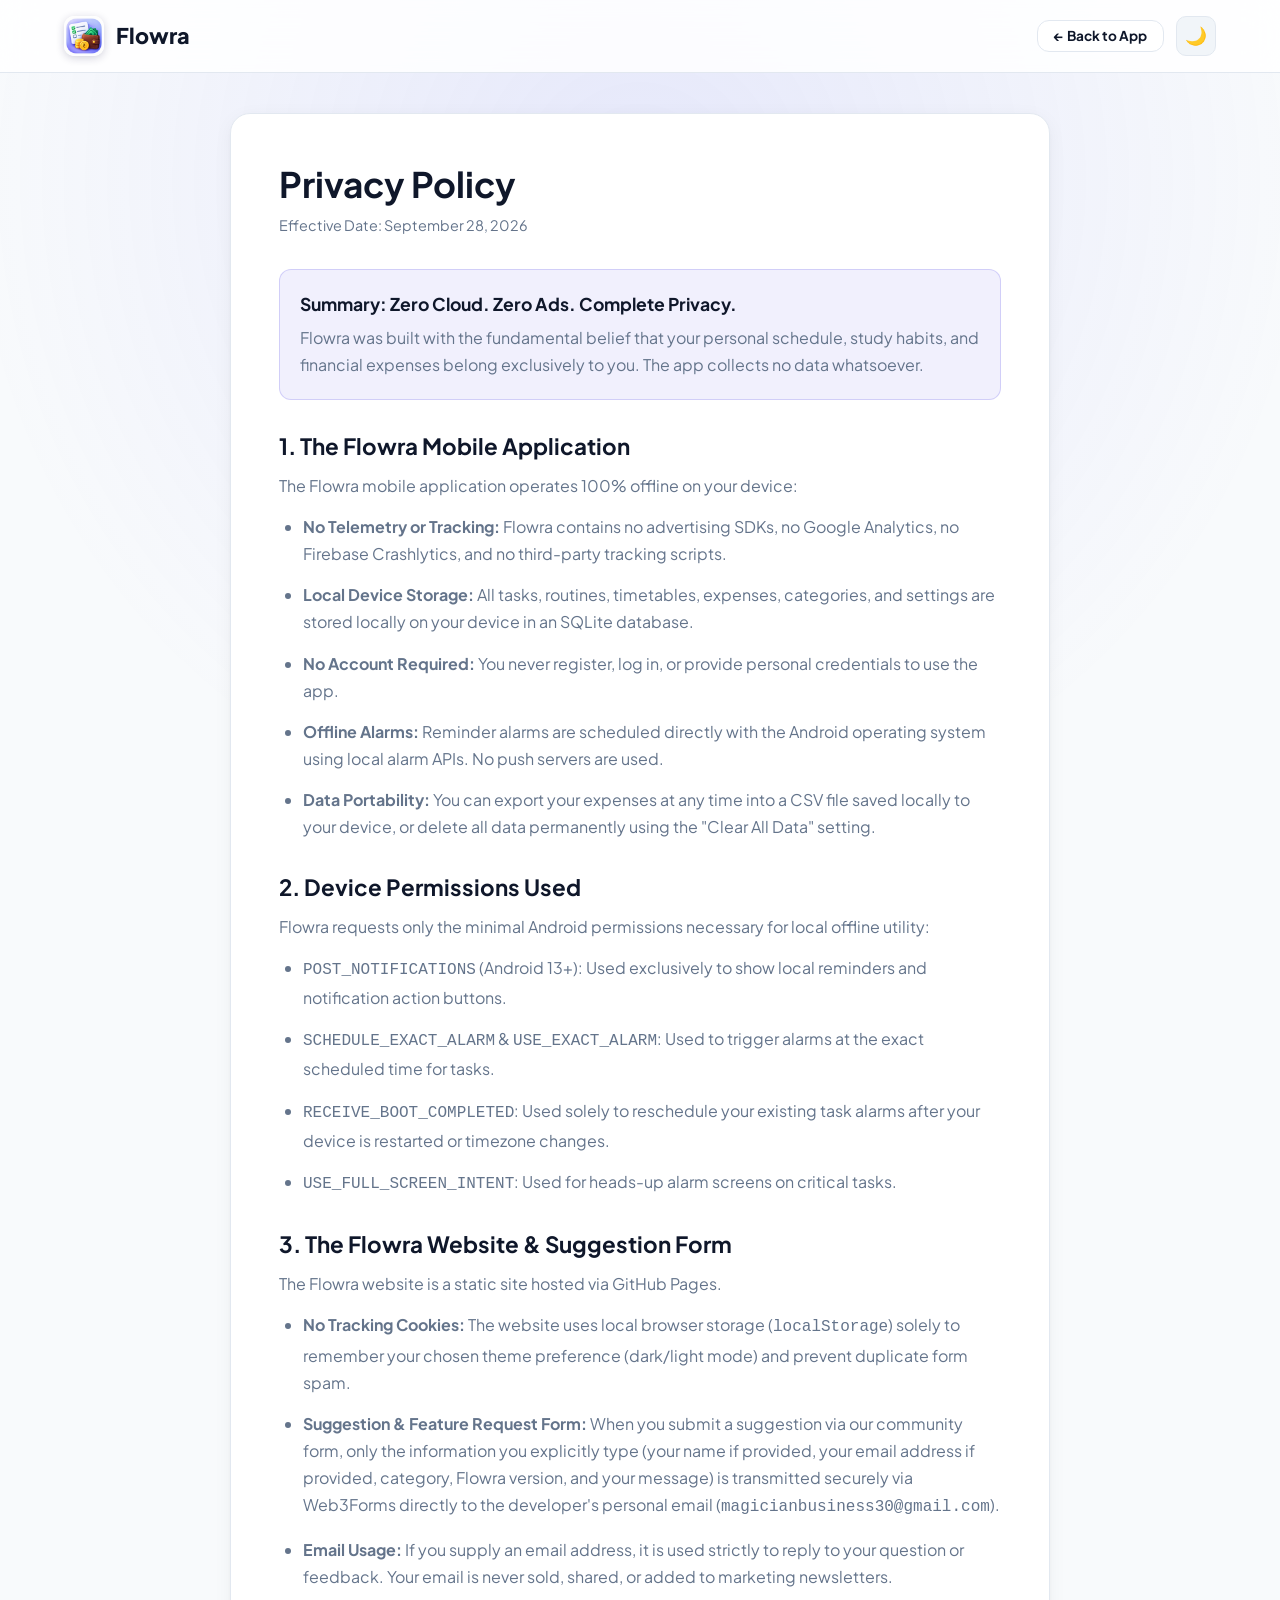
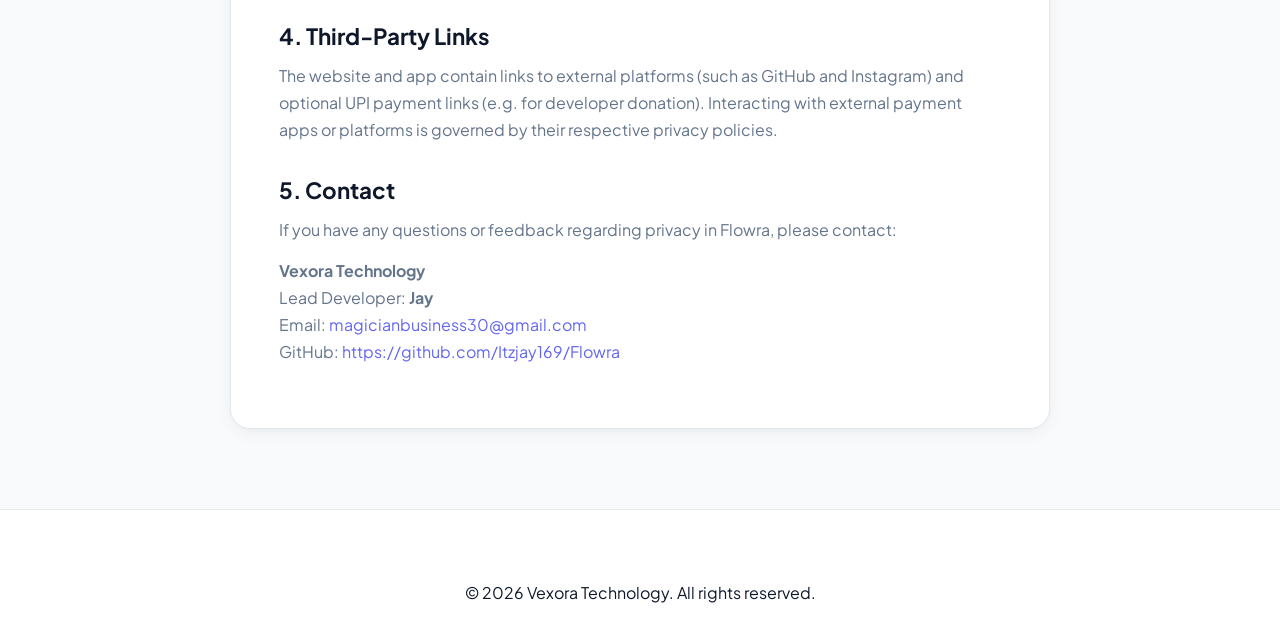
<file: privacy.html>
<!DOCTYPE html>
<html lang="en" data-theme="dark">
<head>
  <meta charset="UTF-8">
  <meta name="viewport" content="width=device-width, initial-scale=1.0">
  <title>Privacy Policy — Flowra</title>
  <meta name="description" content="Privacy Policy for Flowra mobile app and website. 100% offline, zero data collection.">
  <link rel="icon" type="image/png" href="assets/favicon.png">
  <link rel="preconnect" href="https://fonts.googleapis.com">
  <link rel="preconnect" href="https://fonts.gstatic.com" crossorigin>
  <link href="https://fonts.googleapis.com/css2?family=JetBrains+Mono:wght@400;600&family=Plus+Jakarta+Sans:wght@400;600;700;800&display=swap" rel="stylesheet">
  <link rel="stylesheet" href="css/style.css">
  <style>
    .legal-content {
      max-width: 820px;
      margin: 40px auto 80px;
      background: var(--bg-surface);
      border: 1px solid var(--border-color);
      border-radius: 20px;
      padding: 48px;
      box-shadow: var(--card-shadow);
    }
    .legal-content h1 {
      font-size: 2.2rem;
      margin-bottom: 8px;
    }
    .legal-content .last-updated {
      font-size: 0.9rem;
      color: var(--text-muted);
      margin-bottom: 32px;
      display: block;
    }
    .legal-content h2 {
      font-size: 1.4rem;
      margin: 32px 0 12px;
      color: var(--text-main);
    }
    .legal-content p, .legal-content li {
      color: var(--text-muted);
      font-size: 1rem;
      line-height: 1.7;
      margin-bottom: 14px;
    }
    .legal-content ul {
      margin-left: 24px;
      margin-bottom: 20px;
    }
    .highlight-card {
      background: rgba(var(--primary-rgb), 0.08);
      border: 1px solid rgba(var(--primary-rgb), 0.2);
      border-radius: 12px;
      padding: 20px;
      margin: 24px 0;
    }
  </style>
</head>
<body>
  <header class="site-header">
    <div class="container nav-wrap">
      <a href="index.html" class="brand-link">
        <img src="assets/icon.png" alt="Flowra Logo" class="brand-logo">
        <span>Flowra</span>
      </a>
      <div class="nav-actions">
        <a href="index.html" class="btn btn-outline" style="padding: 8px 16px; font-size: 0.85rem;">← Back to App</a>
        <button id="themeToggleBtn" class="theme-toggle-btn" aria-label="Toggle Theme">☀️</button>
      </div>
    </div>
  </header>

  <main class="container">
    <article class="legal-content">
      <h1>Privacy Policy</h1>
      <span class="last-updated">Effective Date: September 28, 2026</span>

      <div class="highlight-card">
        <strong style="color: var(--text-main); font-size: 1.1rem; display: block; margin-bottom: 6px;">
          Summary: Zero Cloud. Zero Ads. Complete Privacy.
        </strong>
        <p style="margin: 0;">
          Flowra was built with the fundamental belief that your personal schedule, study habits, and financial expenses belong exclusively to you. The app collects no data whatsoever.
        </p>
      </div>

      <h2>1. The Flowra Mobile Application</h2>
      <p>
        The Flowra mobile application operates 100% offline on your device:
      </p>
      <ul>
        <li><strong>No Telemetry or Tracking:</strong> Flowra contains no advertising SDKs, no Google Analytics, no Firebase Crashlytics, and no third-party tracking scripts.</li>
        <li><strong>Local Device Storage:</strong> All tasks, routines, timetables, expenses, categories, and settings are stored locally on your device in an SQLite database.</li>
        <li><strong>No Account Required:</strong> You never register, log in, or provide personal credentials to use the app.</li>
        <li><strong>Offline Alarms:</strong> Reminder alarms are scheduled directly with the Android operating system using local alarm APIs. No push servers are used.</li>
        <li><strong>Data Portability:</strong> You can export your expenses at any time into a CSV file saved locally to your device, or delete all data permanently using the "Clear All Data" setting.</li>
      </ul>

      <h2>2. Device Permissions Used</h2>
      <p>Flowra requests only the minimal Android permissions necessary for local offline utility:</p>
      <ul>
        <li><code>POST_NOTIFICATIONS</code> (Android 13+): Used exclusively to show local reminders and notification action buttons.</li>
        <li><code>SCHEDULE_EXACT_ALARM</code> & <code>USE_EXACT_ALARM</code>: Used to trigger alarms at the exact scheduled time for tasks.</li>
        <li><code>RECEIVE_BOOT_COMPLETED</code>: Used solely to reschedule your existing task alarms after your device is restarted or timezone changes.</li>
        <li><code>USE_FULL_SCREEN_INTENT</code>: Used for heads-up alarm screens on critical tasks.</li>
      </ul>

      <h2>3. The Flowra Website & Suggestion Form</h2>
      <p>
        The Flowra website is a static site hosted via GitHub Pages.
      </p>
      <ul>
        <li><strong>No Tracking Cookies:</strong> The website uses local browser storage (<code>localStorage</code>) solely to remember your chosen theme preference (dark/light mode) and prevent duplicate form spam.</li>
        <li><strong>Suggestion & Feature Request Form:</strong> When you submit a suggestion via our community form, only the information you explicitly type (your name if provided, your email address if provided, category, Flowra version, and your message) is transmitted securely via Web3Forms directly to the developer's personal email (<code>magicianbusiness30@gmail.com</code>).</li>
        <li><strong>Email Usage:</strong> If you supply an email address, it is used strictly to reply to your question or feedback. Your email is never sold, shared, or added to marketing newsletters.</li>
      </ul>

      <h2>4. Third-Party Links</h2>
      <p>
        The website and app contain links to external platforms (such as GitHub and Instagram) and optional UPI payment links (e.g. for developer donation). Interacting with external payment apps or platforms is governed by their respective privacy policies.
      </p>

      <h2>5. Contact</h2>
      <p>
        If you have any questions or feedback regarding privacy in Flowra, please contact:
      </p>
      <p>
        <strong>Vexora Technology</strong><br>
        Lead Developer: <strong>Jay</strong><br>
        Email: <a href="mailto:magicianbusiness30@gmail.com">magicianbusiness30@gmail.com</a><br>
        GitHub: <a href="https://github.com/Itzjay169/Flowra" target="_blank" rel="noopener noreferrer">https://github.com/Itzjay169/Flowra</a>
      </p>
    </article>
  </main>

  <footer class="site-footer">
    <div class="container" style="text-align: center;">
      <p>© 2026 Vexora Technology. All rights reserved.</p>
    </div>
  </footer>

  <script src="config.js"></script>
  <script>
    // Simple theme switcher for privacy page
    const stored = localStorage.getItem('flowra_theme') || 'dark';
    document.documentElement.setAttribute('data-theme', stored);
    const btn = document.getElementById('themeToggleBtn');
    if (btn) {
      btn.textContent = stored === 'dark' ? '☀️' : '🌙';
      btn.onclick = () => {
        const cur = document.documentElement.getAttribute('data-theme');
        const next = cur === 'dark' ? 'light' : 'dark';
        document.documentElement.setAttribute('data-theme', next);
        localStorage.setItem('flowra_theme', next);
        btn.textContent = next === 'dark' ? '☀️' : '🌙';
      };
    }
  </script>
</body>
</html>
</file>
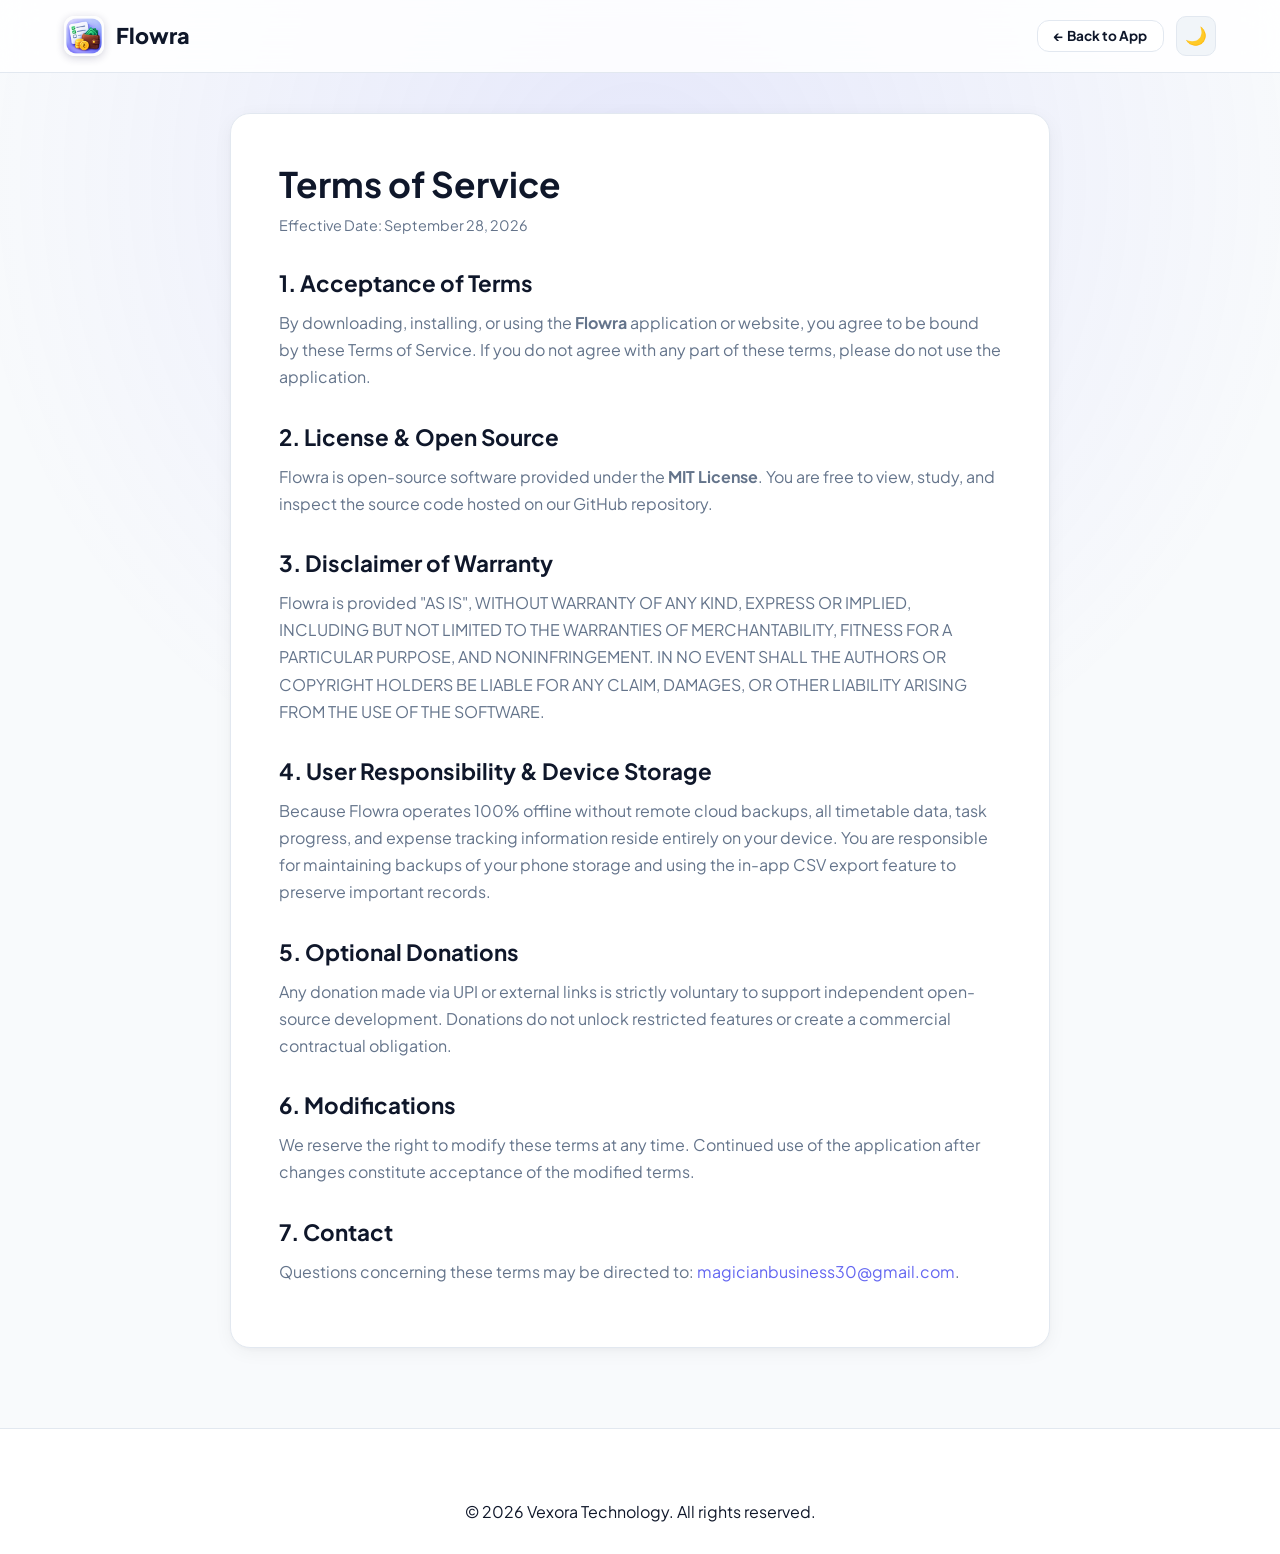
<file: terms.html>
<!DOCTYPE html>
<html lang="en" data-theme="dark">
<head>
  <meta charset="UTF-8">
  <meta name="viewport" content="width=device-width, initial-scale=1.0">
  <title>Terms of Service — Flowra</title>
  <meta name="description" content="Terms of Service for the Flowra mobile app and website.">
  <link rel="icon" type="image/png" href="assets/favicon.png">
  <link rel="preconnect" href="https://fonts.googleapis.com">
  <link rel="preconnect" href="https://fonts.gstatic.com" crossorigin>
  <link href="https://fonts.googleapis.com/css2?family=JetBrains+Mono:wght@400;600&family=Plus+Jakarta+Sans:wght@400;600;700;800&display=swap" rel="stylesheet">
  <link rel="stylesheet" href="css/style.css">
  <style>
    .legal-content {
      max-width: 820px;
      margin: 40px auto 80px;
      background: var(--bg-surface);
      border: 1px solid var(--border-color);
      border-radius: 20px;
      padding: 48px;
      box-shadow: var(--card-shadow);
    }
    .legal-content h1 {
      font-size: 2.2rem;
      margin-bottom: 8px;
    }
    .legal-content .last-updated {
      font-size: 0.9rem;
      color: var(--text-muted);
      margin-bottom: 32px;
      display: block;
    }
    .legal-content h2 {
      font-size: 1.4rem;
      margin: 32px 0 12px;
      color: var(--text-main);
    }
    .legal-content p, .legal-content li {
      color: var(--text-muted);
      font-size: 1rem;
      line-height: 1.7;
      margin-bottom: 14px;
    }
    .legal-content ul {
      margin-left: 24px;
      margin-bottom: 20px;
    }
  </style>
</head>
<body>
  <header class="site-header">
    <div class="container nav-wrap">
      <a href="index.html" class="brand-link">
        <img src="assets/icon.png" alt="Flowra Logo" class="brand-logo">
        <span>Flowra</span>
      </a>
      <div class="nav-actions">
        <a href="index.html" class="btn btn-outline" style="padding: 8px 16px; font-size: 0.85rem;">← Back to App</a>
        <button id="themeToggleBtn" class="theme-toggle-btn" aria-label="Toggle Theme">☀️</button>
      </div>
    </div>
  </header>

  <main class="container">
    <article class="legal-content">
      <h1>Terms of Service</h1>
      <span class="last-updated">Effective Date: September 28, 2026</span>

      <h2>1. Acceptance of Terms</h2>
      <p>
        By downloading, installing, or using the <strong>Flowra</strong> application or website, you agree to be bound by these Terms of Service. If you do not agree with any part of these terms, please do not use the application.
      </p>

      <h2>2. License & Open Source</h2>
      <p>
        Flowra is open-source software provided under the <strong>MIT License</strong>. You are free to view, study, and inspect the source code hosted on our GitHub repository.
      </p>

      <h2>3. Disclaimer of Warranty</h2>
      <p>
        Flowra is provided "AS IS", WITHOUT WARRANTY OF ANY KIND, EXPRESS OR IMPLIED, INCLUDING BUT NOT LIMITED TO THE WARRANTIES OF MERCHANTABILITY, FITNESS FOR A PARTICULAR PURPOSE, AND NONINFRINGEMENT. IN NO EVENT SHALL THE AUTHORS OR COPYRIGHT HOLDERS BE LIABLE FOR ANY CLAIM, DAMAGES, OR OTHER LIABILITY ARISING FROM THE USE OF THE SOFTWARE.
      </p>

      <h2>4. User Responsibility & Device Storage</h2>
      <p>
        Because Flowra operates 100% offline without remote cloud backups, all timetable data, task progress, and expense tracking information reside entirely on your device. You are responsible for maintaining backups of your phone storage and using the in-app CSV export feature to preserve important records.
      </p>

      <h2>5. Optional Donations</h2>
      <p>
        Any donation made via UPI or external links is strictly voluntary to support independent open-source development. Donations do not unlock restricted features or create a commercial contractual obligation.
      </p>

      <h2>6. Modifications</h2>
      <p>
        We reserve the right to modify these terms at any time. Continued use of the application after changes constitute acceptance of the modified terms.
      </p>

      <h2>7. Contact</h2>
      <p>
        Questions concerning these terms may be directed to: <a href="mailto:magicianbusiness30@gmail.com">magicianbusiness30@gmail.com</a>.
      </p>
    </article>
  </main>

  <footer class="site-footer">
    <div class="container" style="text-align: center;">
      <p>© 2026 Vexora Technology. All rights reserved.</p>
    </div>
  </footer>

  <script>
    const stored = localStorage.getItem('flowra_theme') || 'dark';
    document.documentElement.setAttribute('data-theme', stored);
    const btn = document.getElementById('themeToggleBtn');
    if (btn) {
      btn.textContent = stored === 'dark' ? '☀️' : '🌙';
      btn.onclick = () => {
        const cur = document.documentElement.getAttribute('data-theme');
        const next = cur === 'dark' ? 'light' : 'dark';
        document.documentElement.setAttribute('data-theme', next);
        localStorage.setItem('flowra_theme', next);
        btn.textContent = next === 'dark' ? '☀️' : '🌙';
      };
    }
  </script>
</body>
</html>
</file>
<file: css/style.css>
/* ==========================================================================
   Flowra — Modern, Clean, Responsive Stylesheet
   Color Identity: Deep Indigo (#1E1B4B) with Indigo Glow & Pink Accents
   ========================================================================== */

:root {
  --font-main: 'Plus Jakarta Sans', -apple-system, BlinkMacSystemFont, 'Segoe UI', Roboto, Helvetica, Arial, sans-serif;
  --font-mono: 'JetBrains Mono', 'Fira Code', 'Consolas', monospace;

  /* Brand Colors */
  --primary-deep: #1E1B4B;
  --primary: #4F46E5;
  --primary-light: #6366F1;
  --primary-rgb: 79, 70, 229;
  --accent-pink: #EC4899;
  --accent-pink-rgb: 236, 72, 153;
  --success: #10B981;
  --warning: #F59E0B;
  --danger: #EF4444;

  /* Light Theme Variables */
  --bg-page: #F8FAFC;
  --bg-surface: #FFFFFF;
  --bg-surface-elevated: #F1F5F9;
  --bg-surface-translucent: rgba(255, 255, 255, 0.85);
  --border-color: #E2E8F0;
  --border-hover: #CBD5E1;
  --text-main: #0F172A;
  --text-muted: #64748B;
  --text-subtle: #94A3B8;
  --card-shadow: 0 4px 20px -2px rgba(15, 23, 42, 0.06), 0 2px 6px -1px rgba(15, 23, 42, 0.04);
  --card-shadow-hover: 0 12px 30px -4px rgba(30, 27, 75, 0.12), 0 4px 10px -2px rgba(30, 27, 75, 0.06);
  --hero-glow: radial-gradient(circle at 50% 20%, rgba(99, 102, 241, 0.12) 0%, rgba(248, 250, 252, 0) 70%);
}

[data-theme="dark"] {
  /* Dark Theme Variables */
  --bg-page: #0B0A17;
  --bg-surface: #141228;
  --bg-surface-elevated: #1D1A38;
  --bg-surface-translucent: rgba(20, 18, 40, 0.85);
  --border-color: #27234D;
  --border-hover: #3E3875;
  --text-main: #F8FAFC;
  --text-muted: #94A3B8;
  --text-subtle: #64748B;
  --card-shadow: 0 4px 24px -2px rgba(0, 0, 0, 0.4), 0 2px 6px -1px rgba(0, 0, 0, 0.3);
  --card-shadow-hover: 0 14px 34px -4px rgba(99, 102, 241, 0.22), 0 4px 12px -2px rgba(0, 0, 0, 0.4);
  --hero-glow: radial-gradient(circle at 50% 20%, rgba(99, 102, 241, 0.22) 0%, rgba(11, 10, 23, 0) 70%);
}

/* Base & Reset */
*, *::before, *::after {
  box-sizing: border-box;
  margin: 0;
  padding: 0;
}

html {
  scroll-behavior: smooth;
  font-size: 16px;
}

body {
  font-family: var(--font-main);
  background-color: var(--bg-page);
  color: var(--text-main);
  line-height: 1.6;
  transition: background-color 0.3s ease, color 0.3s ease;
  overflow-x: hidden;
  min-height: 100vh;
  display: flex;
  flex-direction: column;
}

/* Background Atmosphere */
body::before {
  content: '';
  position: fixed;
  top: 0;
  left: 0;
  width: 100vw;
  height: 100vh;
  background: var(--hero-glow);
  pointer-events: none;
  z-index: -1;
}

/* Typography Helpers */
h1, h2, h3, h4, h5, h6 {
  color: var(--text-main);
  font-weight: 700;
  line-height: 1.25;
}

a {
  color: var(--primary-light);
  text-decoration: none;
  transition: color 0.2s ease, transform 0.2s ease;
}

a:hover {
  color: var(--primary);
}

.container {
  width: 100%;
  max-width: 1200px;
  margin: 0 auto;
  padding: 0 24px;
}

/* Navigation Header */
.site-header {
  position: sticky;
  top: 0;
  z-index: 100;
  background-color: var(--bg-surface-translucent);
  backdrop-filter: blur(16px);
  -webkit-backdrop-filter: blur(16px);
  border-bottom: 1px solid var(--border-color);
  transition: all 0.3s ease;
}

.nav-wrap {
  display: flex;
  align-items: center;
  justify-content: space-between;
  height: 72px;
  gap: 20px;
}

.brand-link {
  display: flex;
  align-items: center;
  gap: 12px;
  text-decoration: none;
  font-size: 1.35rem;
  font-weight: 800;
  color: var(--text-main);
  flex-shrink: 0;
}

.brand-logo {
  width: 40px;
  height: 40px;
  border-radius: 10px;
  object-fit: cover;
  box-shadow: 0 2px 8px rgba(30, 27, 75, 0.2);
}

.brand-badge {
  font-size: 0.7rem;
  font-weight: 700;
  text-transform: uppercase;
  background: rgba(var(--primary-rgb), 0.12);
  color: var(--primary-light);
  padding: 3px 8px;
  border-radius: 6px;
  letter-spacing: 0.5px;
}

/* Header Search */
.nav-search {
  position: relative;
  flex: 1;
  max-width: 320px;
  margin: 0 12px;
}

.nav-search input {
  width: 100%;
  height: 40px;
  padding: 0 42px 0 38px;
  font-family: inherit;
  font-size: 0.875rem;
  color: var(--text-main);
  background-color: var(--bg-surface-elevated);
  border: 1px solid var(--border-color);
  border-radius: 10px;
  outline: none;
  transition: all 0.2s ease;
}

.nav-search input:focus {
  border-color: var(--primary-light);
  box-shadow: 0 0 0 3px rgba(var(--primary-rgb), 0.15);
}

.nav-search .search-icon {
  position: absolute;
  left: 12px;
  top: 50%;
  transform: translateY(-50%);
  color: var(--text-muted);
  pointer-events: none;
  font-size: 0.9rem;
}

.nav-search .kbd-hint {
  position: absolute;
  right: 10px;
  top: 50%;
  transform: translateY(-50%);
  font-size: 0.75rem;
  background: var(--bg-surface);
  border: 1px solid var(--border-color);
  padding: 2px 6px;
  border-radius: 4px;
  color: var(--text-subtle);
  pointer-events: none;
}

/* Nav Menu */
.nav-links {
  display: flex;
  align-items: center;
  list-style: none;
  gap: 24px;
}

.nav-links a {
  color: var(--text-muted);
  font-weight: 600;
  font-size: 0.925rem;
  transition: color 0.2s ease;
}

.nav-links a:hover,
.nav-links a.active {
  color: var(--primary-light);
}

.nav-actions {
  display: flex;
  align-items: center;
  gap: 12px;
}

.theme-toggle-btn {
  width: 40px;
  height: 40px;
  border-radius: 10px;
  background: var(--bg-surface-elevated);
  border: 1px solid var(--border-color);
  color: var(--text-main);
  cursor: pointer;
  display: flex;
  align-items: center;
  justify-content: center;
  font-size: 1.1rem;
  transition: all 0.2s ease;
}

.theme-toggle-btn:hover {
  background: var(--bg-surface);
  border-color: var(--primary-light);
  transform: translateY(-1px);
}

.mobile-menu-btn {
  display: none;
  width: 40px;
  height: 40px;
  border-radius: 10px;
  background: var(--bg-surface-elevated);
  border: 1px solid var(--border-color);
  color: var(--text-main);
  cursor: pointer;
  font-size: 1.25rem;
}

/* Hero Section */
.hero-section {
  padding: 80px 0 60px;
  text-align: center;
  position: relative;
}

.hero-pill {
  display: inline-flex;
  align-items: center;
  gap: 8px;
  padding: 6px 16px;
  border-radius: 9999px;
  background: rgba(var(--primary-rgb), 0.1);
  border: 1px solid rgba(var(--primary-rgb), 0.2);
  color: var(--primary-light);
  font-size: 0.85rem;
  font-weight: 700;
  margin-bottom: 24px;
}

.hero-pill .pulse-dot {
  width: 8px;
  height: 8px;
  background-color: var(--success);
  border-radius: 50%;
  box-shadow: 0 0 0 2px rgba(16, 185, 129, 0.3);
  animation: pulseDot 2s infinite;
}

@keyframes pulseDot {
  0% { transform: scale(0.95); box-shadow: 0 0 0 0 rgba(16, 185, 129, 0.7); }
  70% { transform: scale(1); box-shadow: 0 0 0 6px rgba(16, 185, 129, 0); }
  100% { transform: scale(0.95); box-shadow: 0 0 0 0 rgba(16, 185, 129, 0); }
}

.hero-title {
  font-size: clamp(2.2rem, 5vw, 3.8rem);
  font-weight: 800;
  letter-spacing: -0.03em;
  margin-bottom: 20px;
  line-height: 1.15;
}

.hero-title .gradient-text {
  background: linear-gradient(135deg, var(--primary-light) 0%, var(--accent-pink) 100%);
  -webkit-background-clip: text;
  -webkit-text-fill-color: transparent;
}

.hero-subtitle {
  font-size: clamp(1.05rem, 2vw, 1.25rem);
  color: var(--text-muted);
  max-width: 680px;
  margin: 0 auto 36px;
  line-height: 1.6;
}

.hero-cta-group {
  display: flex;
  flex-wrap: wrap;
  align-items: center;
  justify-content: center;
  gap: 16px;
  margin-bottom: 28px;
}

/* Buttons */
.btn {
  display: inline-flex;
  align-items: center;
  justify-content: center;
  gap: 10px;
  padding: 14px 28px;
  border-radius: 12px;
  font-family: inherit;
  font-size: 1rem;
  font-weight: 700;
  cursor: pointer;
  transition: all 0.25s cubic-bezier(0.16, 1, 0.3, 1);
  border: 1px solid transparent;
  text-decoration: none;
  line-height: 1;
}

.btn-primary {
  background: linear-gradient(135deg, #4338CA 0%, #6366F1 100%);
  color: #FFFFFF;
  box-shadow: 0 6px 20px -2px rgba(79, 70, 229, 0.4);
}

.btn-primary:hover {
  color: #FFFFFF;
  transform: translateY(-2px);
  box-shadow: 0 12px 28px -4px rgba(79, 70, 229, 0.5);
}

.btn-primary:active {
  transform: translateY(0);
}

.btn-outline {
  background: var(--bg-surface);
  color: var(--text-main);
  border-color: var(--border-color);
}

.btn-outline:hover {
  background: var(--bg-surface-elevated);
  border-color: var(--border-hover);
  color: var(--primary-light);
  transform: translateY(-2px);
}

.btn-hero-download {
  padding: 16px 32px;
  font-size: 1.1rem;
  flex-direction: column;
  gap: 4px;
}

.btn-hero-download .btn-main-label {
  display: flex;
  align-items: center;
  gap: 8px;
  font-size: 1.1rem;
}

.btn-hero-download .btn-sub-label {
  font-size: 0.78rem;
  font-weight: 500;
  opacity: 0.85;
}

.hero-meta-badges {
  display: flex;
  flex-wrap: wrap;
  align-items: center;
  justify-content: center;
  gap: 20px;
  font-size: 0.875rem;
  color: var(--text-muted);
}

.hero-meta-badges span {
  display: inline-flex;
  align-items: center;
  gap: 6px;
}

/* Sections General */
.section {
  padding: 80px 0;
  border-top: 1px solid var(--border-color);
}

.section-header {
  text-align: center;
  max-width: 680px;
  margin: 0 auto 52px;
}

.section-tag {
  font-size: 0.825rem;
  font-weight: 800;
  letter-spacing: 1px;
  text-transform: uppercase;
  color: var(--primary-light);
  margin-bottom: 8px;
  display: block;
}

.section-title {
  font-size: clamp(1.8rem, 3.5vw, 2.4rem);
  font-weight: 800;
  margin-bottom: 14px;
  letter-spacing: -0.02em;
}

.section-subtitle {
  font-size: 1.05rem;
  color: var(--text-muted);
}

/* Features Grid */
.features-grid {
  display: grid;
  grid-template-columns: repeat(auto-fit, minmax(min(100%, 280px), 1fr));
  gap: 24px;
}

.feature-card {
  background: var(--bg-surface);
  border: 1px solid var(--border-color);
  border-radius: 18px;
  padding: 32px;
  transition: all 0.3s ease;
  box-shadow: var(--card-shadow);
  display: flex;
  flex-direction: column;
}

.feature-card:hover {
  transform: translateY(-4px);
  border-color: var(--border-hover);
  box-shadow: var(--card-shadow-hover);
}

.feature-icon-wrap {
  width: 52px;
  height: 52px;
  border-radius: 14px;
  background: rgba(var(--primary-rgb), 0.1);
  color: var(--primary-light);
  display: flex;
  align-items: center;
  justify-content: center;
  font-size: 1.6rem;
  margin-bottom: 20px;
}

.feature-title {
  font-size: 1.25rem;
  font-weight: 700;
  margin-bottom: 10px;
}

.feature-desc {
  font-size: 0.95rem;
  color: var(--text-muted);
  line-height: 1.6;
}

/* App Showcase / Screenshots Section */
.showcase-container {
  display: grid;
  grid-template-columns: repeat(auto-fit, minmax(min(100%, 260px), 1fr));
  gap: 24px;
}

.showcase-item {
  background: var(--bg-surface);
  border: 1px solid var(--border-color);
  border-radius: 18px;
  padding: 24px;
  text-align: center;
  box-shadow: var(--card-shadow);
  transition: all 0.3s ease;
}

.showcase-item:hover {
  transform: translateY(-4px);
  box-shadow: var(--card-shadow-hover);
}

.mockup-frame {
  background: var(--bg-surface-elevated);
  border: 2px solid var(--border-color);
  border-radius: 16px;
  padding: 28px 20px;
  min-height: 320px;
  display: flex;
  flex-direction: column;
  align-items: center;
  justify-content: center;
  margin-bottom: 20px;
  position: relative;
  overflow: hidden;
}

.mockup-frame .screen-icon {
  font-size: 3.5rem;
  color: var(--primary-light);
  margin-bottom: 16px;
}

.mockup-frame .screen-tag {
  font-size: 0.85rem;
  font-weight: 700;
  color: var(--text-muted);
  background: var(--bg-surface);
  padding: 6px 14px;
  border-radius: 8px;
  border: 1px solid var(--border-color);
}

.showcase-item h4 {
  font-size: 1.15rem;
  margin-bottom: 6px;
}

.showcase-item p {
  font-size: 0.9rem;
  color: var(--text-muted);
}

/* Versions Section */
.versions-controls {
  display: flex;
  flex-wrap: wrap;
  align-items: center;
  justify-content: space-between;
  gap: 16px;
  margin-bottom: 32px;
  background: var(--bg-surface);
  border: 1px solid var(--border-color);
  border-radius: 14px;
  padding: 16px 20px;
}

.version-search-wrap {
  position: relative;
  flex: 1;
  min-width: 260px;
}

.version-search-wrap input {
  width: 100%;
  height: 44px;
  padding: 0 16px 0 42px;
  font-family: inherit;
  font-size: 0.925rem;
  background: var(--bg-surface-elevated);
  border: 1px solid var(--border-color);
  border-radius: 10px;
  color: var(--text-main);
  outline: none;
}

.version-search-wrap input:focus {
  border-color: var(--primary-light);
}

.version-search-wrap .search-icon {
  position: absolute;
  left: 14px;
  top: 50%;
  transform: translateY(-50%);
  color: var(--text-muted);
}

.version-sort-wrap {
  display: flex;
  align-items: center;
  gap: 10px;
}

.version-sort-wrap select {
  height: 44px;
  padding: 0 16px;
  font-family: inherit;
  font-size: 0.9rem;
  background: var(--bg-surface-elevated);
  border: 1px solid var(--border-color);
  border-radius: 10px;
  color: var(--text-main);
  outline: none;
  cursor: pointer;
}

/* Version Cards / Timeline */
.versions-timeline {
  display: flex;
  flex-direction: column;
  gap: 24px;
}

.version-card {
  background: var(--bg-surface);
  border: 1px solid var(--border-color);
  border-radius: 18px;
  padding: 32px;
  box-shadow: var(--card-shadow);
  transition: all 0.3s ease;
  position: relative;
}

.version-card:hover {
  box-shadow: var(--card-shadow-hover);
  border-color: var(--border-hover);
}

.version-card.is-latest {
  border-color: rgba(var(--primary-rgb), 0.4);
  box-shadow: 0 6px 24px -2px rgba(var(--primary-rgb), 0.15);
}

.version-header {
  display: flex;
  flex-wrap: wrap;
  align-items: center;
  justify-content: space-between;
  gap: 16px;
  margin-bottom: 20px;
  padding-bottom: 16px;
  border-bottom: 1px solid var(--border-color);
}

.version-title-area {
  display: flex;
  align-items: center;
  flex-wrap: wrap;
  gap: 12px;
}

.version-number {
  font-size: 1.5rem;
  font-weight: 800;
  font-family: var(--font-mono);
}

.badge {
  display: inline-flex;
  align-items: center;
  padding: 4px 10px;
  border-radius: 6px;
  font-size: 0.75rem;
  font-weight: 700;
  text-transform: uppercase;
  letter-spacing: 0.5px;
}

.badge-latest {
  background: var(--primary);
  color: #FFFFFF;
}

.badge-build {
  background: var(--bg-surface-elevated);
  color: var(--text-muted);
  border: 1px solid var(--border-color);
}

.version-date {
  font-size: 0.9rem;
  color: var(--text-muted);
}

.version-meta-row {
  display: flex;
  flex-wrap: wrap;
  align-items: center;
  justify-content: space-between;
  gap: 16px;
  margin-bottom: 24px;
  background: var(--bg-surface-elevated);
  border-radius: 12px;
  padding: 14px 18px;
}

.version-specs {
  display: flex;
  flex-wrap: wrap;
  gap: 20px;
  font-size: 0.875rem;
}

.spec-item {
  display: flex;
  align-items: center;
  gap: 6px;
  color: var(--text-muted);
}

.spec-item strong {
  color: var(--text-main);
  font-family: var(--font-mono);
}

.sha256-copy-btn {
  background: var(--bg-surface);
  border: 1px solid var(--border-color);
  padding: 4px 10px;
  border-radius: 6px;
  font-family: var(--font-mono);
  font-size: 0.775rem;
  color: var(--text-muted);
  cursor: pointer;
  transition: all 0.2s ease;
  display: inline-flex;
  align-items: center;
  gap: 6px;
}

.sha256-copy-btn:hover {
  color: var(--primary-light);
  border-color: var(--primary-light);
}

.version-changes-block {
  margin-bottom: 20px;
}

.changes-category {
  margin-bottom: 16px;
}

.changes-category:last-child {
  margin-bottom: 0;
}

.category-title {
  display: inline-flex;
  align-items: center;
  gap: 6px;
  font-size: 0.85rem;
  font-weight: 700;
  text-transform: uppercase;
  letter-spacing: 0.5px;
  margin-bottom: 8px;
}

.category-added { color: var(--success); }
.category-changed { color: var(--primary-light); }
.category-fixed { color: var(--warning); }
.category-removed { color: var(--danger); }

.changes-list {
  list-style: none;
  display: flex;
  flex-direction: column;
  gap: 6px;
}

.changes-list li {
  font-size: 0.925rem;
  color: var(--text-muted);
  position: relative;
  padding-left: 20px;
  line-height: 1.5;
}

.changes-list li::before {
  content: '•';
  position: absolute;
  left: 4px;
  color: var(--primary-light);
  font-size: 1.1rem;
}

/* Install Guide Section */
.install-steps {
  display: grid;
  grid-template-columns: repeat(auto-fit, minmax(min(100%, 240px), 1fr));
  gap: 24px;
  margin-bottom: 40px;
}

.step-card {
  background: var(--bg-surface);
  border: 1px solid var(--border-color);
  border-radius: 18px;
  padding: 30px;
  position: relative;
  box-shadow: var(--card-shadow);
}

.step-number {
  position: absolute;
  top: 20px;
  right: 20px;
  font-size: 2rem;
  font-weight: 800;
  font-family: var(--font-mono);
  color: rgba(var(--primary-rgb), 0.15);
  line-height: 1;
}

.step-icon {
  font-size: 2rem;
  margin-bottom: 16px;
  color: var(--primary-light);
}

.step-card h4 {
  font-size: 1.15rem;
  margin-bottom: 10px;
}

.step-card p {
  font-size: 0.9rem;
  color: var(--text-muted);
  line-height: 1.55;
}

.integrity-box {
  background: var(--bg-surface);
  border: 1px solid var(--border-color);
  border-radius: 18px;
  padding: 32px;
  box-shadow: var(--card-shadow);
}

.integrity-box h4 {
  font-size: 1.25rem;
  margin-bottom: 12px;
  display: flex;
  align-items: center;
  gap: 10px;
}

.code-snippet {
  background: var(--bg-surface-elevated);
  border: 1px solid var(--border-color);
  border-radius: 10px;
  padding: 16px;
  font-family: var(--font-mono);
  font-size: 0.85rem;
  color: var(--text-main);
  overflow-x: auto;
  margin: 14px 0;
  position: relative;
}

/* Suggestion & Feature Request Section */
.suggestion-layout {
  display: grid;
  grid-template-columns: 1fr 1fr;
  gap: 36px;
  align-items: start;
}

.suggestion-form-card {
  background: var(--bg-surface);
  border: 1px solid var(--border-color);
  border-radius: 20px;
  padding: 36px;
  box-shadow: var(--card-shadow);
}

.form-group {
  margin-bottom: 20px;
}

.form-group label {
  display: block;
  font-size: 0.875rem;
  font-weight: 700;
  margin-bottom: 8px;
  color: var(--text-main);
}

.form-group input,
.form-group select,
.form-group textarea {
  width: 100%;
  font-family: inherit;
  font-size: 0.925rem;
  padding: 12px 16px;
  background: var(--bg-surface-elevated);
  border: 1px solid var(--border-color);
  border-radius: 10px;
  color: var(--text-main);
  outline: none;
  transition: all 0.2s ease;
}

.form-group input:focus,
.form-group select:focus,
.form-group textarea:focus {
  border-color: var(--primary-light);
  box-shadow: 0 0 0 3px rgba(var(--primary-rgb), 0.15);
}

.form-group textarea {
  resize: vertical;
  min-height: 120px;
}

.char-counter-row {
  display: flex;
  justify-content: space-between;
  align-items: center;
  margin-top: 6px;
  font-size: 0.775rem;
  color: var(--text-subtle);
}

.form-privacy-note {
  font-size: 0.825rem;
  color: var(--text-muted);
  margin-bottom: 20px;
  display: flex;
  align-items: center;
  gap: 8px;
}

.alert-box {
  padding: 14px 18px;
  border-radius: 10px;
  font-size: 0.9rem;
  margin-bottom: 20px;
  display: none;
}

.alert-success {
  background: rgba(16, 185, 129, 0.1);
  border: 1px solid rgba(16, 185, 129, 0.3);
  color: var(--success);
}

.alert-error {
  background: rgba(239, 68, 68, 0.1);
  border: 1px solid rgba(239, 68, 68, 0.3);
  color: var(--danger);
}

.fallback-actions {
  display: none;
  flex-direction: column;
  gap: 10px;
  margin-top: 14px;
}

/* Roadmap List */
.roadmap-card {
  background: var(--bg-surface);
  border: 1px solid var(--border-color);
  border-radius: 20px;
  padding: 36px;
  box-shadow: var(--card-shadow);
}

.roadmap-header {
  margin-bottom: 24px;
}

.roadmap-header h3 {
  font-size: 1.35rem;
  margin-bottom: 6px;
}

.roadmap-list {
  display: flex;
  flex-direction: column;
  gap: 16px;
}

.roadmap-item {
  background: var(--bg-surface-elevated);
  border: 1px solid var(--border-color);
  border-radius: 12px;
  padding: 18px;
  transition: all 0.2s ease;
}

.roadmap-item:hover {
  border-color: var(--border-hover);
}

.roadmap-item-top {
  display: flex;
  align-items: center;
  justify-content: space-between;
  gap: 12px;
  margin-bottom: 6px;
}

.roadmap-item-title {
  font-size: 1rem;
  font-weight: 700;
}

.roadmap-status-badge {
  font-size: 0.725rem;
  font-weight: 700;
  text-transform: uppercase;
  padding: 3px 8px;
  border-radius: 6px;
}

.status-in-progress { background: rgba(var(--primary-rgb), 0.15); color: var(--primary-light); }
.status-planned { background: rgba(16, 185, 129, 0.15); color: var(--success); }
.status-considering { background: rgba(245, 158, 11, 0.15); color: var(--warning); }

.roadmap-item-desc {
  font-size: 0.875rem;
  color: var(--text-muted);
}

/* FAQ Accordion */
.faq-list {
  max-width: 800px;
  margin: 0 auto;
  display: flex;
  flex-direction: column;
  gap: 16px;
}

.faq-item {
  background: var(--bg-surface);
  border: 1px solid var(--border-color);
  border-radius: 14px;
  overflow: hidden;
  box-shadow: var(--card-shadow);
  transition: all 0.2s ease;
}

.faq-question {
  width: 100%;
  padding: 20px 24px;
  background: none;
  border: none;
  font-family: inherit;
  font-size: 1.05rem;
  font-weight: 700;
  color: var(--text-main);
  text-align: left;
  display: flex;
  align-items: center;
  justify-content: space-between;
  cursor: pointer;
  gap: 16px;
}

.faq-icon {
  font-size: 1.2rem;
  transition: transform 0.3s ease;
  color: var(--text-muted);
}

.faq-item.is-open .faq-icon {
  transform: rotate(180deg);
  color: var(--primary-light);
}

.faq-answer {
  max-height: 0;
  overflow: hidden;
  transition: max-height 0.3s cubic-bezier(0.16, 1, 0.3, 1);
  padding: 0 24px;
}

.faq-answer-inner {
  padding-bottom: 20px;
  font-size: 0.95rem;
  color: var(--text-muted);
  line-height: 1.6;
}

/* Footer Section */
.site-footer {
  margin-top: auto;
  background: var(--bg-surface);
  border-top: 1px solid var(--border-color);
  padding: 70px 0 30px;
}

.footer-grid {
  display: grid;
  grid-template-columns: 1.5fr 1fr 1fr 1fr;
  gap: 40px;
  margin-bottom: 50px;
}

.footer-col h4 {
  font-size: 1.05rem;
  font-weight: 700;
  margin-bottom: 20px;
  color: var(--text-main);
}

.footer-col p {
  font-size: 0.9rem;
  color: var(--text-muted);
  margin-bottom: 14px;
  line-height: 1.6;
}

.footer-brand {
  display: flex;
  align-items: center;
  gap: 12px;
  font-size: 1.25rem;
  font-weight: 800;
  color: var(--text-main);
  margin-bottom: 14px;
}

.footer-brand img {
  width: 36px;
  height: 36px;
  border-radius: 8px;
}

.footer-links {
  list-style: none;
  display: flex;
  flex-direction: column;
  gap: 12px;
}

.footer-links a {
  font-size: 0.9rem;
  color: var(--text-muted);
  transition: color 0.2s ease;
}

.footer-links a:hover {
  color: var(--primary-light);
}

.social-links-list {
  display: flex;
  flex-direction: column;
  gap: 12px;
}

.social-link-item {
  display: inline-flex;
  align-items: center;
  gap: 10px;
  font-size: 0.9rem;
  color: var(--text-muted);
  transition: all 0.2s ease;
}

.social-link-item:hover {
  color: var(--primary-light);
  transform: translateX(3px);
}

.footer-bottom-bar {
  padding-top: 30px;
  border-top: 1px solid var(--border-color);
  display: flex;
  flex-wrap: wrap;
  align-items: center;
  justify-content: space-between;
  gap: 20px;
  font-size: 0.85rem;
  color: var(--text-subtle);
}

.back-to-top-btn {
  background: var(--bg-surface-elevated);
  border: 1px solid var(--border-color);
  color: var(--text-muted);
  padding: 8px 14px;
  border-radius: 8px;
  font-size: 0.825rem;
  font-weight: 600;
  cursor: pointer;
  transition: all 0.2s ease;
}

.back-to-top-btn:hover {
  background: var(--bg-surface);
  color: var(--primary-light);
  border-color: var(--border-hover);
}

/* Toast Notification */
.toast {
  position: fixed;
  bottom: 24px;
  right: 24px;
  background: var(--primary-deep);
  color: #FFFFFF;
  padding: 12px 20px;
  border-radius: 10px;
  font-size: 0.875rem;
  font-weight: 600;
  box-shadow: 0 10px 25px -3px rgba(0, 0, 0, 0.3);
  z-index: 1000;
  opacity: 0;
  transform: translateY(20px);
  pointer-events: none;
  transition: all 0.3s cubic-bezier(0.16, 1, 0.3, 1);
}

.toast.show {
  opacity: 1;
  transform: translateY(0);
  pointer-events: auto;
}

/* Responsive Media Queries */
@media (max-width: 992px) {
  .footer-grid {
    grid-template-columns: 1fr 1fr;
    gap: 36px;
  }
  .suggestion-layout {
    grid-template-columns: minmax(0, 1fr);
  }
}

@media (max-width: 768px) {
  .nav-search {
    display: none;
  }
  .nav-links {
    position: fixed;
    top: 72px;
    left: 0;
    width: 100%;
    background: var(--bg-surface);
    border-bottom: 1px solid var(--border-color);
    padding: 24px;
    flex-direction: column;
    align-items: flex-start;
    gap: 18px;
    display: none;
    box-shadow: 0 12px 24px rgba(0, 0, 0, 0.1);
  }
  .nav-links.open {
    display: flex;
  }
  .mobile-menu-btn {
    display: flex;
    align-items: center;
    justify-content: center;
  }
  .footer-grid {
    grid-template-columns: 1fr;
    gap: 30px;
  }
  .footer-bottom-bar {
    flex-direction: column;
    text-align: center;
  }
  .hero-cta-group {
    flex-direction: column;
    width: 100%;
  }
  .btn-hero-download, .btn-outline {
    width: 100%;
  }
}

@media (max-width: 480px) {
  .container {
    padding: 0 14px;
  }
  .brand-badge {
    display: none;
  }
  .nav-wrap {
    gap: 8px;
  }
  .brand-link {
    font-size: 1.15rem;
    gap: 8px;
  }
  .brand-logo {
    width: 32px;
    height: 32px;
  }
  .nav-actions {
    gap: 8px;
  }
  .theme-toggle-btn, .mobile-menu-btn {
    width: 36px;
    height: 36px;
  }
  .feature-card, .showcase-item, .step-card, .suggestion-form-card, .roadmap-card {
    padding: 18px;
    min-width: 0;
    max-width: 100%;
  }
  .suggestion-layout {
    grid-template-columns: minmax(0, 1fr);
  }
  .hero-title {
    font-size: 1.85rem;
    line-height: 1.25;
  }
  .hero-subtitle {
    font-size: 0.95rem;
  }
  .sha256-box {
    font-size: 0.72rem;
    padding: 8px 10px;
  }
  .sha256-box code {
    word-break: break-all;
    overflow-wrap: anywhere;
  }
  .version-meta-pill {
    font-size: 0.75rem;
    padding: 3px 8px;
  }
  .version-card-header {
    flex-direction: column;
    align-items: flex-start;
    gap: 8px;
  }
  .step-number {
    width: 32px;
    height: 32px;
    font-size: 0.9rem;
  }
}

@media (max-width: 340px) {
  .container {
    padding: 0 10px;
  }
  .hero-title {
    font-size: 1.6rem;
  }
  .nav-brand span {
    font-size: 1.05rem;
  }
}

@media (prefers-reduced-motion: reduce) {
  *, *::before, *::after {
    animation-duration: 0.01ms !important;
    animation-iteration-count: 1 !important;
    transition-duration: 0.01ms !important;
    scroll-behavior: auto !important;
  }
}
</file>
